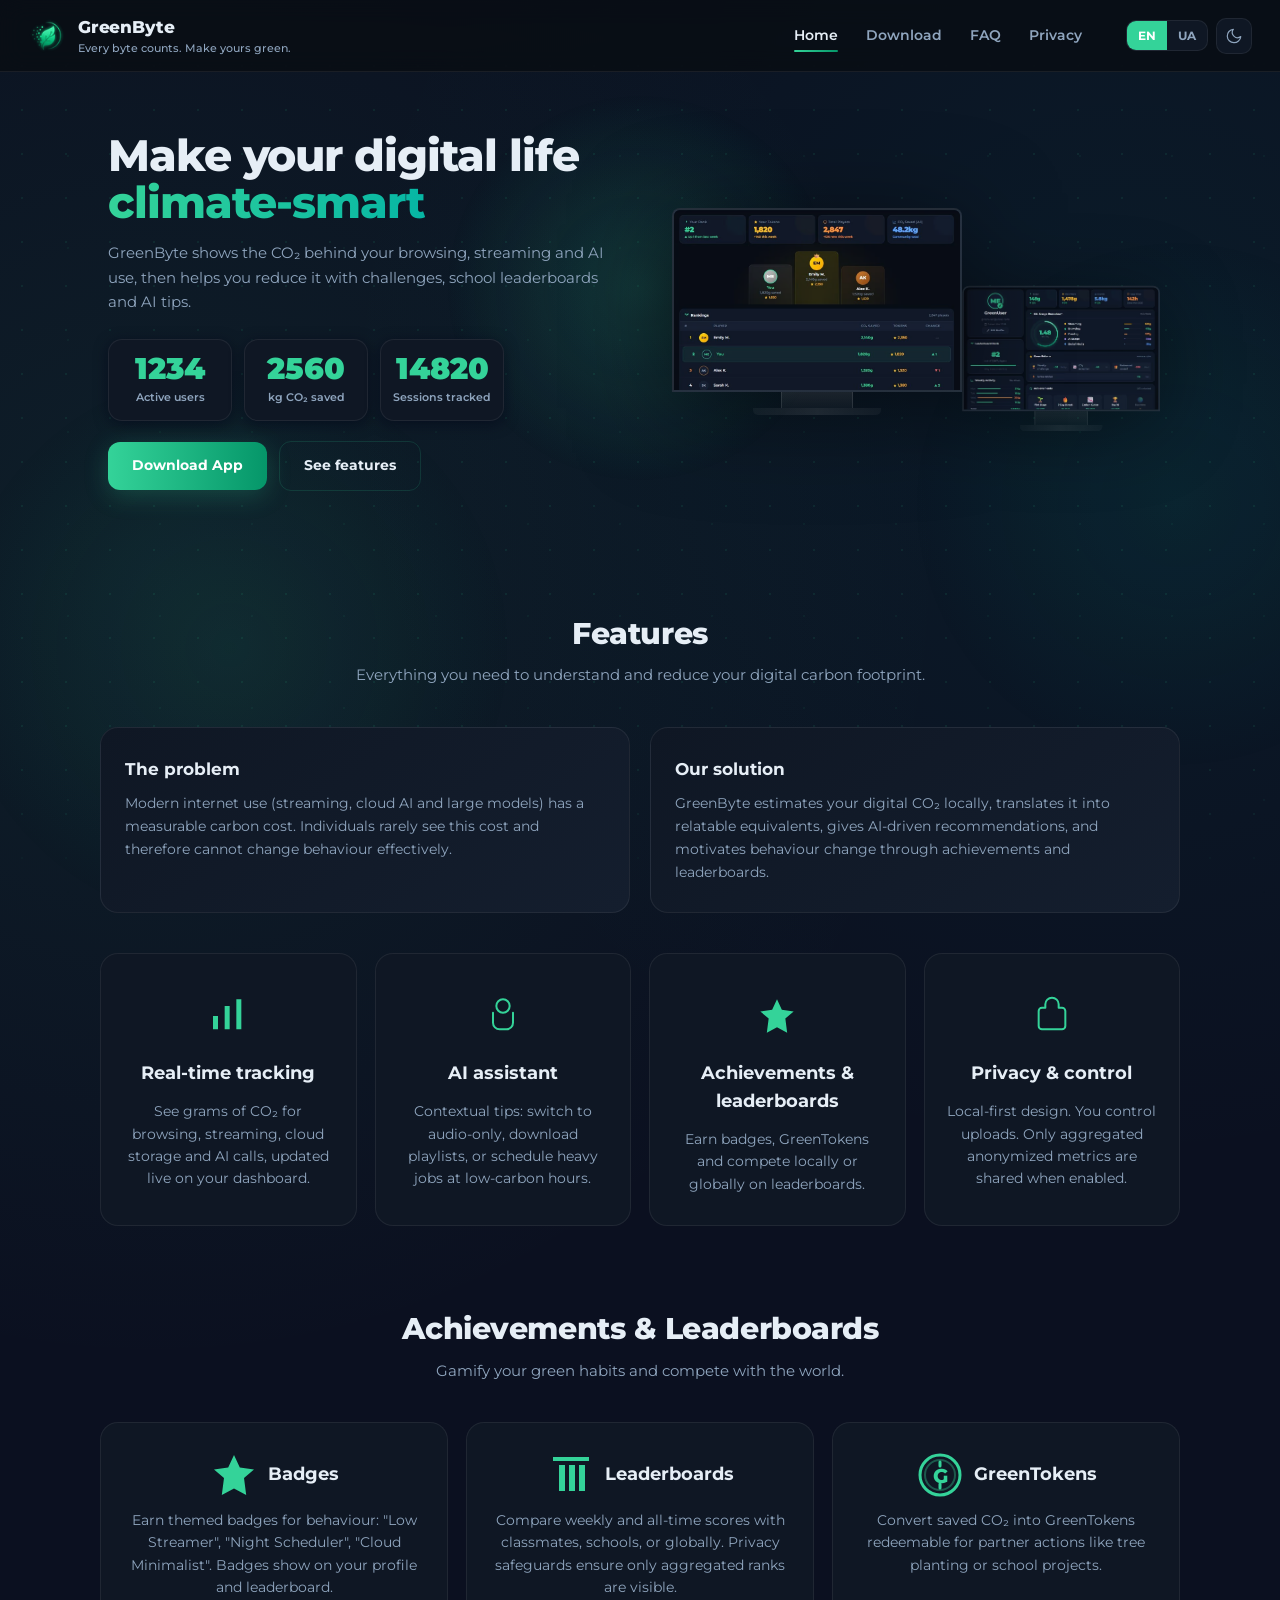
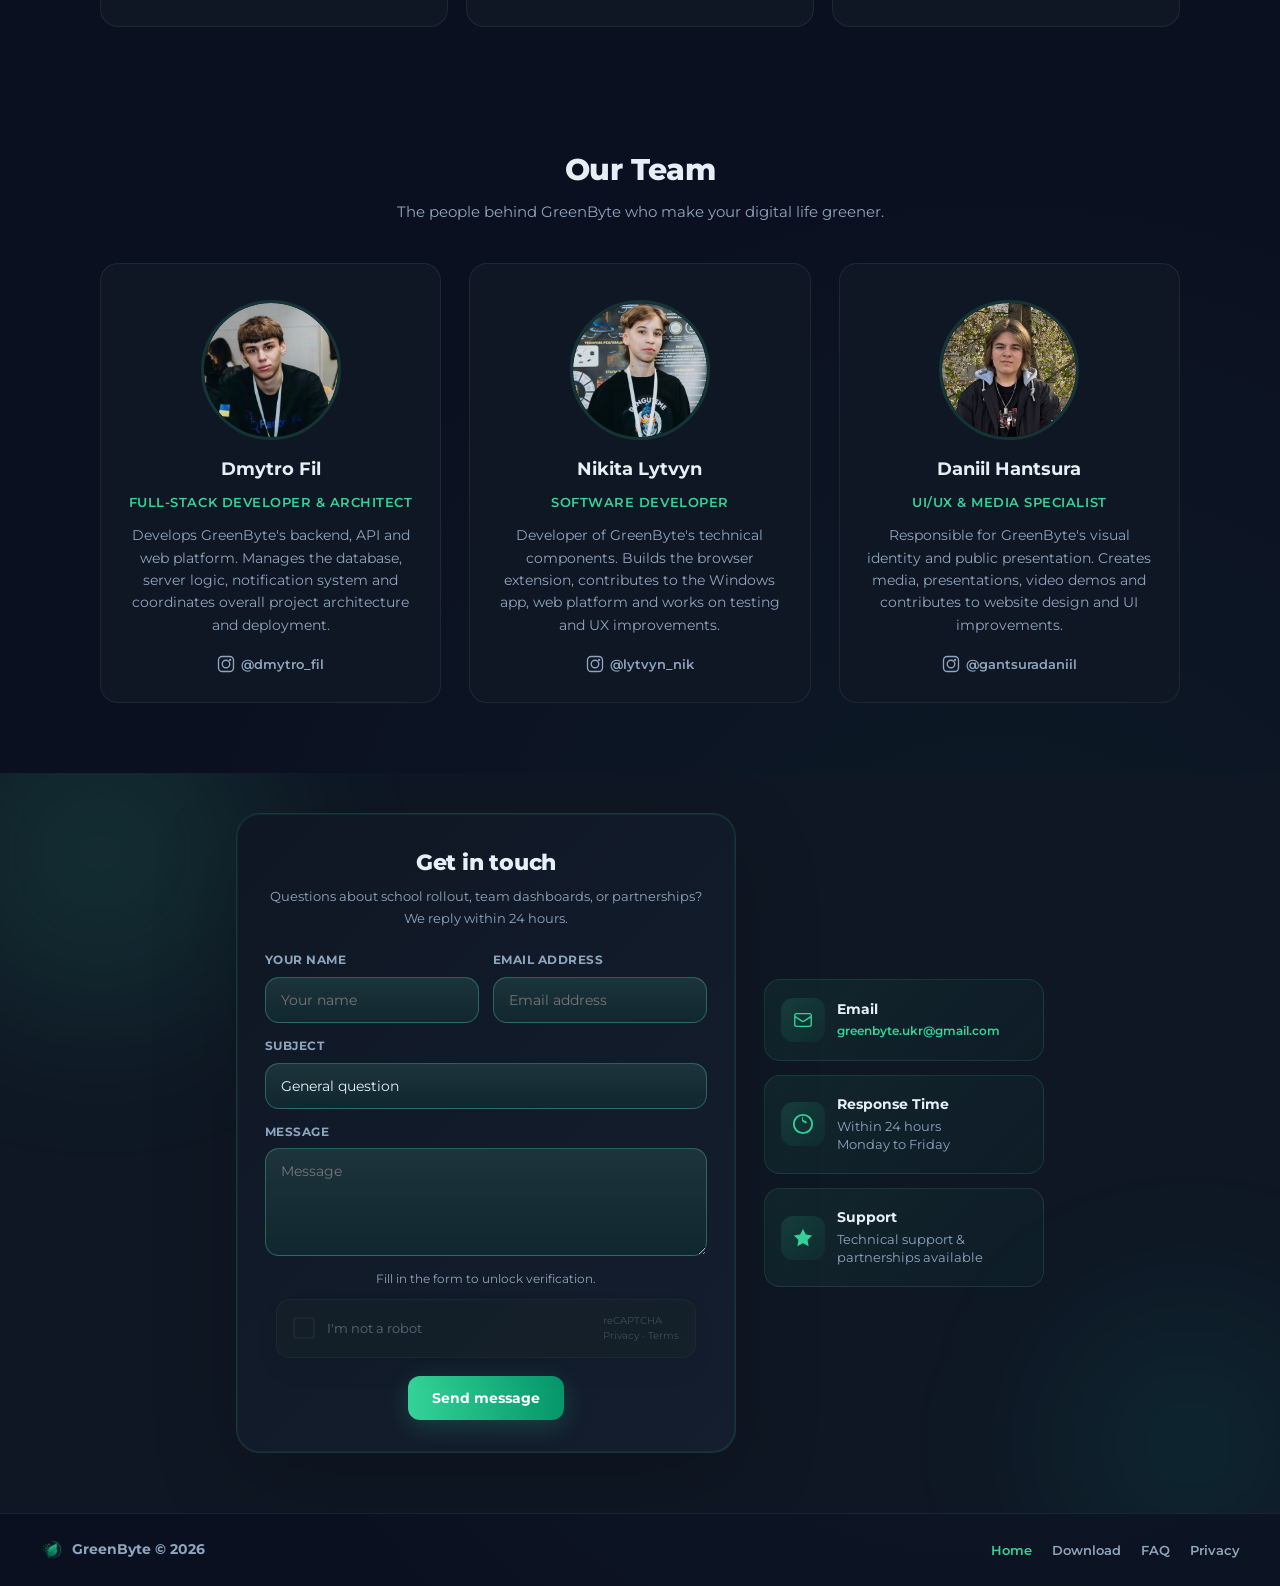
<file: index.html>
<!doctype html>
<html lang="en">
<head>
  <script async src="https://www.googletagmanager.com/gtag/js?id=G-378WYDT7HL"></script>
  <script>window.dataLayer=window.dataLayer||[];function gtag(){dataLayer.push(arguments);}gtag('js',new Date());gtag('config','G-378WYDT7HL');</script>
  <meta charset="utf-8">
  <meta name="viewport" content="width=device-width,initial-scale=1,maximum-scale=1,user-scalable=no">
  <title>GreenByte | Digital Carbon Tracker</title>
  <meta name="description" content="GreenByte tracks your digital carbon footprint in real time – monitor CO₂ from browsing, streaming, AI hours, earn badges and compete on leaderboards.">
  <meta name="robots" content="index, follow">
  <link rel="canonical" href="https://greenbyte.live/">
  <link rel="alternate" hreflang="en" href="https://greenbyte.live/">
  <link rel="alternate" hreflang="uk" href="https://greenbyte.live/?lang=uk">
  <link rel="alternate" hreflang="x-default" href="https://greenbyte.live/">
  <meta property="og:title" content="GreenByte | Digital Carbon Tracker">
  <meta property="og:description" content="GreenByte tracks your digital carbon footprint in real time – monitor CO₂ from browsing, streaming, AI hours, earn badges and compete on leaderboards.">
  <meta property="og:image" content="https://greenbyte.live/assets/icons/icon128.png">
  <meta property="og:url" content="https://greenbyte.live/">
  <meta property="og:type" content="website">
  <meta property="og:site_name" content="GreenByte">
  <meta name="twitter:card" content="summary">
  <meta name="twitter:title" content="GreenByte | Digital Carbon Tracker">
  <meta name="twitter:description" content="GreenByte tracks your digital carbon footprint in real time – monitor CO₂ from browsing, streaming, AI hours, earn badges and compete on leaderboards.">
  <meta name="twitter:image" content="https://greenbyte.live/assets/icons/icon128.png">
  <link href="https://fonts.googleapis.com/css2?family=Montserrat:wght@400;600;700;800&display=swap" rel="stylesheet">
  <link rel="stylesheet" href="styles.css">
  <meta name="theme-color" content="#0b1020">
  <link rel="icon" type="image/png" href="assets/icons/logo.png">
  <script type="application/ld+json">
  {
    "@context": "https://schema.org",
    "@type": "WebSite",
    "url": "https://greenbyte.live/",
    "name": "GreenByte",
    "description": "Digital carbon footprint tracker with real-time monitoring, AI tips, achievements and leaderboards.",
    "publisher": {
      "@type": "Organization",
      "name": "GreenByte",
      "url": "https://greenbyte.live/",
      "logo": {
        "@type": "ImageObject",
        "url": "https://greenbyte.live/assets/icons/icon128.png"
      }
    }
  }
  </script>
  <script>
    (function(){
      var t=localStorage.getItem('gb-theme');
      if(t==='light') document.documentElement.classList.add('light');
    })();
  </script>
</head>
<body>

  <div class="mobile-nav-backdrop" id="mobileNavBackdrop" aria-hidden="true"></div>
  <nav class="mobile-nav" id="mobileNav" aria-label="Mobile navigation">
    <button class="mobile-nav-close" id="mobileNavClose" aria-label="Close menu">✕</button>
    <a href="index.html" data-i18n="nav_home" class="active">Home</a>
    <a href="download.html" data-i18n="nav_download">Download</a>
    <a href="faq.html" data-i18n="nav_faq">FAQ</a>
    <a href="privacy.html" data-i18n="nav_privacy">Privacy</a>
    <div class="mobile-nav-email">
      <a href="mailto:greenbyte.ukr@gmail.com">
        <svg width="16" height="16" viewBox="0 0 24 24" fill="none"><path d="M3 8l7.89 5.26a2 2 0 002.22 0L21 8M5 19h14a2 2 0 002-2V7a2 2 0 00-2-2H5a2 2 0 00-2 2v10a2 2 0 002 2z" stroke="currentColor" stroke-width="1.5" stroke-linecap="round" stroke-linejoin="round"/></svg>
        greenbyte.ukr@gmail.com
      </a>
    </div>
    <div class="mobile-nav-tools">
      <div class="lang-toggle">
        <button data-lang="en" class="lang-btn active">EN</button>
        <button data-lang="uk" class="lang-btn">UA</button>
      </div>
      <button class="theme-toggle" aria-label="Toggle theme"></button>
    </div>
  </nav>

  <header class="site-header">
    <div class="brand">
      <a href="index.html" class="brand-link">
        <img src="assets/icons/icon48.png" alt="GreenByte" class="logo">
      </a>
      <div class="brand-text">
        <a href="index.html" class="brand-link">
          <span class="brand-title" data-i18n="title">GreenByte</span>
        </a>
        <p class="tagline" data-i18n="tagline">Every byte counts. Make yours green.</p>
      </div>
    </div>

    <nav class="site-nav">
      <a href="index.html" data-i18n="nav_home" class="active">Home</a>
      <a href="download.html" data-i18n="nav_download">Download</a>
      <a href="faq.html" data-i18n="nav_faq">FAQ</a>
      <a href="privacy.html" data-i18n="nav_privacy">Privacy</a>
    </nav>

    <div class="header-actions">
      <div class="lang-toggle">
        <button data-lang="en" class="lang-btn active">EN</button>
        <button data-lang="uk" class="lang-btn">UA</button>
      </div>
      <button class="theme-toggle" aria-label="Toggle theme"></button>
      <button class="burger" id="burger" aria-label="Open menu">
        <span class="burger-line"></span>
        <span class="burger-line"></span>
        <span class="burger-line"></span>
      </button>
    </div>
  </header>

  <main style="flex:1">
    <section class="hero">
      <div class="hero-inner">
        <h1 class="hero-title" data-i18n-html="hero_title">Make your digital life <br><span class="highlight">climate-smart</span></h1>
        <p class="lead" data-i18n="hero_lead">GreenByte shows the CO₂ behind your browsing, streaming and AI use, then helps you reduce it with challenges, school leaderboards and AI tips.</p>
        <div class="hero-stats reveal">
          <div class="stat">
            <div class="stat-value" id="usersCount">1234</div>
            <div class="stat-label" data-i18n="stat_users">Active users</div>
          </div>
          <div class="stat">
            <div class="stat-value" id="co2Saved">2560</div>
            <div class="stat-label" data-i18n="stat_co2">kg CO₂ saved</div>
          </div>
          <div class="stat">
            <div class="stat-value" id="sessions">14820</div>
            <div class="stat-label" data-i18n="stat_sessions">Sessions tracked</div>
          </div>
        </div>
        <div class="ctas reveal">
          <a class="btn primary" href="download.html" data-i18n="cta_download">Download App</a>
          <a class="btn ghost" href="#features" data-i18n="cta_features">See features</a>
        </div>
      </div>

      <figure class="mockup reveal">
        <div class="pc-mockup-wrap">
          <div class="monitor monitor-main">
            <div class="monitor-screen" id="mainScreen">
              <img src="assets/images/leaderboard.avif" alt="GreenByte Leaderboard" class="screen-img">
            </div>
            <div class="monitor-base"></div>
            <div class="monitor-foot"></div>
          </div>
          <div class="monitor monitor-secondary">
            <div class="monitor-screen" id="secondScreen">
              <img src="assets/images/dashboard.avif" alt="GreenByte Dashboard" class="screen-img">
            </div>
            <div class="monitor-base"></div>
            <div class="monitor-foot"></div>
          </div>
        </div>
      </figure>
    </section>

    <section id="features" class="features reveal">
      <h2 class="section-heading" data-i18n="features_title">Features</h2>
      <p class="section-sub" data-i18n="features_sub">Everything you need to understand and reduce your digital carbon footprint.</p>

      <div class="problem-solution">
        <div class="problem">
          <h4 data-i18n="problem_title">The problem</h4>
          <p data-i18n="problem_body">Modern internet use (streaming, cloud AI and large models) has a measurable carbon cost. Individuals rarely see this cost and therefore cannot change behaviour effectively.</p>
        </div>
        <div class="solution">
          <h4 data-i18n="solution_title">Our solution</h4>
          <p data-i18n="solution_body">GreenByte estimates your digital CO₂ locally, translates it into relatable equivalents, gives AI-driven recommendations, and motivates behaviour change through achievements and leaderboards.</p>
        </div>
      </div>

      <div class="features-grid">
        <article class="feature reveal">
          <div class="icon"><svg width="28" height="28" viewBox="0 0 24 24" fill="none"><path d="M3 12h3v8H3zM10 6h3v14h-3zM17 2h3v18h-3z" fill="currentColor"/></svg></div>
          <h4 data-i18n="f_realtime">Real‑time tracking</h4>
          <p data-i18n="f_realtime_desc">Precise, local estimates of CO₂ for browsing, streaming and AI usage; no history leaves your device unless you opt in.</p>
        </article>
        <article class="feature reveal">
          <div class="icon"><svg width="28" height="28" viewBox="0 0 24 24" fill="none"><path d="M12 2a4 4 0 100 8 4 4 0 000-8zm6 8v6a4 4 0 01-4 4H10a4 4 0 01-4-4v-6" stroke="currentColor" stroke-width="1.2" stroke-linecap="round" stroke-linejoin="round"/></svg></div>
          <h4 data-i18n="f_ai">AI assistant</h4>
          <p data-i18n="f_ai_desc">Contextual tips: e.g., switch to audio-only, download playlists, or schedule heavy jobs at low-carbon hours.</p>
        </article>
        <article class="feature reveal">
          <div class="icon"><svg width="28" height="28" viewBox="0 0 24 24" fill="none"><path d="M12 2l2.9 6.3L22 9.3l-5 4.2L18.1 22 12 18.8 5.9 22 7 13.5 2 9.3l7.1-1L12 2z" fill="currentColor"/></svg></div>
          <h4 data-i18n="f_achieve">Achievements & leaderboards</h4>
          <p data-i18n="f_achieve_desc">Earn badges, compare with classmates, and unlock tasks that reduce your footprint. Both local and global leaderboards supported.</p>
        </article>
        <article class="feature reveal">
          <div class="icon"><svg width="28" height="28" viewBox="0 0 24 24" fill="none"><path d="M12 1a4 4 0 00-4 4v2H6a2 2 0 00-2 2v9a2 2 0 002 2h12a2 2 0 002-2V9a2 2 0 00-2-2h-2V5a4 4 0 00-4-4z" stroke="currentColor" stroke-width="1.2" stroke-linecap="round" stroke-linejoin="round"/></svg></div>
          <h4 data-i18n="f_privacy">Privacy & control</h4>
          <p data-i18n="f_privacy_desc">Local-first design. You control uploads. Only aggregated anonymized metrics are shared when enabled.</p>
        </article>
      </div>
    </section>

    <section class="achievements reveal" id="achievements">
      <h2 class="section-heading" data-i18n="ach_title">Achievements & Leaderboards</h2>
      <p class="section-sub" data-i18n="ach_sub">Gamify your green habits and compete with the world.</p>
      <div class="ach-grid">
        <div class="ach-item reveal">
          <div class="ach-head">
            <svg width="40" height="40" viewBox="0 0 24 24"><path d="M12 2l2.9 6.3L22 9.3l-5 4.2L18.1 22 12 18.8 5.9 22 7 13.5 2 9.3l7.1-1L12 2z" fill="currentColor"/></svg>
            <h4 data-i18n="ach_badges_title">Badges</h4>
          </div>
          <p data-i18n="ach_badges_desc">Earn themed badges for behaviour: "Low Streamer", "Night Scheduler", "Cloud Minimalist". Badges show on your profile and leaderboard.</p>
        </div>
        <div class="ach-item reveal">
          <div class="ach-head">
            <svg width="40" height="40" viewBox="0 0 24 24"><path d="M3 3h18v2H3zM6 7h3v13H6zM11 7h3v13h-3zM16 7h3v13h-3z" fill="currentColor"/></svg>
            <h4 data-i18n="ach_leaderboards_title">Leaderboards</h4>
          </div>
          <p data-i18n="ach_leaderboards_desc">Compare weekly and all-time scores with classmates, schools, or globally. Privacy safeguards ensure only aggregated ranks are visible.</p>
        </div>
        <div class="ach-item reveal">
          <div class="ach-head">
            <svg width="40" height="40" viewBox="0 0 24 24" fill="none"><circle cx="12" cy="12" r="10" stroke="currentColor" stroke-width="1.5"/><circle cx="12" cy="12" r="7.5" stroke="currentColor" stroke-width="1" opacity=".35"/><path d="M12 5.5v2M12 16.5v2" stroke="currentColor" stroke-width="1.5" stroke-linecap="round"/><text x="12" y="15.8" text-anchor="middle" fill="currentColor" font-size="10" font-weight="800" font-family="Montserrat,sans-serif">G</text></svg>
            <h4 data-i18n="ach_tokens_title">GreenTokens</h4>
          </div>
          <p data-i18n="ach_tokens_desc">Convert saved CO₂ into GreenTokens redeemable for partner actions like tree planting or school projects.</p>
        </div>
      </div>
    </section>

    <section class="team-section reveal" id="team">
      <h2 class="section-heading" data-i18n="team_title">Our Team</h2>
      <p class="section-sub" data-i18n="team_sub">The people behind GreenByte who make your digital life greener.</p>
      <div class="team-grid">
        <div class="team-card reveal">
          <div class="team-avatar">
            <img src="assets/team/team1.avif" alt="Dmytro Fil">
          </div>
          <h4 class="team-name" data-i18n="team_name1">Dmytro Fil</h4>
          <p class="team-role" data-i18n="team_role1">Full-Stack Developer & Architect</p>
          <p class="team-bio" data-i18n="team_bio1">Develops GreenByte's backend, API and web platform. Manages the database, server logic, notification system and coordinates overall project architecture and deployment.</p>
          <a class="team-insta" href="https://www.instagram.com/dmytro_fil" target="_blank" rel="noopener">
            <svg width="18" height="18" viewBox="0 0 24 24" fill="none"><rect x="2" y="2" width="20" height="20" rx="5" stroke="currentColor" stroke-width="1.8"/><circle cx="12" cy="12" r="5" stroke="currentColor" stroke-width="1.8"/><circle cx="17.5" cy="6.5" r="1.5" fill="currentColor"/></svg>
            <span>@dmytro_fil</span>
          </a>
        </div>
        <div class="team-card reveal">
          <div class="team-avatar">
            <img src="assets/team/team2.avif" alt="Nikita Lytvyn">
          </div>
          <h4 class="team-name" data-i18n="team_name2">Nikita Lytvyn</h4>
          <p class="team-role" data-i18n="team_role2">Software Developer</p>
          <p class="team-bio" data-i18n="team_bio2">Developer of GreenByte's technical components. Builds the browser extension, contributes to the Windows app, web platform and works on testing and UX improvements.</p>
          <a class="team-insta" href="https://www.instagram.com/lytvyn_nik" target="_blank" rel="noopener">
            <svg width="18" height="18" viewBox="0 0 24 24" fill="none"><rect x="2" y="2" width="20" height="20" rx="5" stroke="currentColor" stroke-width="1.8"/><circle cx="12" cy="12" r="5" stroke="currentColor" stroke-width="1.8"/><circle cx="17.5" cy="6.5" r="1.5" fill="currentColor"/></svg>
            <span>@lytvyn_nik</span>
          </a>
        </div>
        <div class="team-card reveal">
          <div class="team-avatar">
            <img src="assets/team/team3.avif" alt="Daniil Hantsura">
          </div>
          <h4 class="team-name" data-i18n="team_name3">Daniil Hantsura</h4>
          <p class="team-role" data-i18n="team_role3">UI/UX & Media Specialist</p>
          <p class="team-bio" data-i18n="team_bio3">Responsible for GreenByte's visual identity and public presentation. Creates media, presentations, video demos and contributes to website design and UI improvements.</p>
          <a class="team-insta" href="https://www.instagram.com/gantsuradaniil" target="_blank" rel="noopener">
            <svg width="18" height="18" viewBox="0 0 24 24" fill="none"><rect x="2" y="2" width="20" height="20" rx="5" stroke="currentColor" stroke-width="1.8"/><circle cx="12" cy="12" r="5" stroke="currentColor" stroke-width="1.8"/><circle cx="17.5" cy="6.5" r="1.5" fill="currentColor"/></svg>
            <span>@gantsuradaniil</span>
          </a>
        </div>
      </div>
    </section>

    <div class="contact-wave contact-wave-top" aria-hidden="true">
      <svg viewBox="0 0 1440 48" preserveAspectRatio="none">
        <path d="M0,20 C240,44 480,4 720,22 C960,40 1200,8 1440,26 L1440,48 L0,48 Z" fill="var(--surface)"/>
      </svg>
    </div>

    <section class="contact-section" id="contact">
      <div class="contact-wrapper reveal">
        <div class="contact-box">
          <div class="contact-box-header" id="contactBoxHeader">
            <h2 data-i18n="contact_title">Get in touch</h2>
            <p class="lead" data-i18n="contact_sub">Questions about school rollout, team dashboards, or partnerships? We reply within 24 hours.</p>
          </div>

          <div class="contact-form-wrap" id="contactFormWrap">
          <form id="contactForm" class="contact-form" action="https://formsubmit.co/greenbyte.ukr@gmail.com" method="POST" novalidate>
            <input type="hidden" name="_subject" value="GreenByte website contact">
            <input type="hidden" name="_template" value="table">
            <input type="hidden" name="_captcha" value="false">
            <input type="text" name="_honey" tabindex="-1" autocomplete="off" aria-hidden="true" class="form-honey">
            <div class="form-group">
              <label data-i18n="contact_name">Your name</label>
              <input type="text" name="name" data-i18n="contact_name" placeholder="Your name" required>
            </div>
            <div class="form-group">
              <label data-i18n="contact_email">Email address</label>
              <input type="email" name="email" data-i18n="contact_email" placeholder="Email address" required>
            </div>
            <div class="form-group full">
              <label data-i18n="contact_subject">Subject</label>
              <select id="contactSubject" name="subject" required>
                <option value="1">General question</option>
                <option value="2">School deployment</option>
                <option value="3">School analytics</option>
                <option value="4">Bug report</option>
                <option value="5">Partnership</option>
              </select>
            </div>
            <div class="form-group full">
              <label data-i18n="contact_message">Message</label>
              <textarea name="message" data-i18n="contact_message" placeholder="Message" required></textarea>
            </div>

            <div class="captcha-row locked" id="captchaRow">
              <div class="captcha-hint" id="captchaHint" data-i18n="contact_captcha_hint">Fill in the form to unlock verification.</div>
              <div class="captcha-box">
                <div class="captcha-check" id="captchaCheck" role="checkbox" aria-checked="false"></div>
                <span class="captcha-label" data-i18n="contact_not_robot">I'm not a robot</span>
                <span class="captcha-logo" data-i18n-html="contact_captcha_brand">reCAPTCHA<br>Privacy · Terms</span>
              </div>
            </div>

            <div class="form-submit-row">
              <button type="submit" class="btn primary" data-i18n="contact_send">Send message</button>
            </div>
          </form>
          </div>

          <div class="form-success-panel" id="formSuccessPanel" aria-live="polite" hidden>
            <div class="success-ring">
              <svg width="44" height="44" viewBox="0 0 24 24" fill="none"><path d="M6 12l4 4 8-8" stroke="#fff" stroke-width="2.5" stroke-linecap="round" stroke-linejoin="round"/></svg>
            </div>
            <h4 data-i18n="contact_success_title">Message sent!</h4>
            <p data-i18n="contact_success">We will get back to you within 24 hours.</p>
          </div>
        </div>

        <div class="contact-info">
          <div class="info-card">
            <div class="info-icon">
              <svg width="28" height="28" viewBox="0 0 24 24" fill="none"><path d="M3 8l7.89 5.26a2 2 0 002.22 0L21 8M5 19h14a2 2 0 002-2V7a2 2 0 00-2-2H5a2 2 0 00-2 2v10a2 2 0 002 2z" stroke="currentColor" stroke-width="1.5" stroke-linecap="round" stroke-linejoin="round"/></svg>
            </div>
            <div class="info-card-body">
            <h4 data-i18n="contact_info_email">Email</h4>
            <p><a href="mailto:greenbyte.ukr@gmail.com">greenbyte.ukr@gmail.com</a></p>
            </div>
          </div>

          <div class="info-card">
            <div class="info-icon">
              <svg width="28" height="28" viewBox="0 0 24 24" fill="none"><path d="M12 1a11 11 0 1 0 0 22 11 11 0 0 0 0-22zm0 20a9 9 0 1 1 0-18 9 9 0 0 1 0 18zm0-17a1 1 0 0 0-1 1v4l3.3 1.9a1 1 0 1 0 1.1-1.6l-3.4-2V5a1 1 0 0 0-1-1z" fill="currentColor"/></svg>
            </div>
            <div class="info-card-body">
            <h4 data-i18n="contact_info_response">Response Time</h4>
            <p data-i18n-html="contact_info_response_desc">Within 24 hours<br>Monday to Friday</p>
            </div>
          </div>

          <div class="info-card">
            <div class="info-icon">
              <svg width="28" height="28" viewBox="0 0 24 24" fill="none"><path d="M12 2l3.09 6.26L22 9.27l-5 4.87 1.18 6.88L12 17.77l-6.18 3.25L7 14.14 2 9.27l6.91-1.01L12 2z" fill="currentColor"/></svg>
            </div>
            <div class="info-card-body">
            <h4 data-i18n="contact_info_support">Support</h4>
            <p data-i18n-html="contact_info_support_desc">Technical support &<br>partnerships available</p>
            </div>
          </div>
        </div>
      </div>
    </section>

    <div class="contact-wave contact-wave-bottom" aria-hidden="true">
      <svg viewBox="0 0 1440 100" preserveAspectRatio="none">
        <rect width="1440" height="100" fill="var(--surface)"/>
        <path d="M0,34 C248,84 438,22 662,48 C872,72 1038,116 1440,42 L1440,100 L0,100 Z" fill="var(--bg)"/>
      </svg>
    </div>
  </main>

  <footer class="site-footer">
    <div class="footer-brand">
      <img src="assets/icons/icon48.png" alt="GreenByte">
      GreenByte © 2026
    </div>
    <div class="footer-links">
      <a href="index.html" data-i18n="nav_home" class="active">Home</a>
      <a href="download.html" data-i18n="nav_download">Download</a>
      <a href="faq.html" data-i18n="nav_faq">FAQ</a>
      <a href="privacy.html" data-i18n="nav_privacy">Privacy</a>
    </div>
  </footer>

  <script src="script.js"></script>
  <!-- BEGIN PLERDY CODE -->
  <script type="text/javascript" defer data-plerdy_code='1'>
      var _protocol="https:"==document.location.protocol?"https://":"http://";
      _site_hash_code = "6bb2a6c4137db61109142fdfe378e7f9",_suid=77979, plerdyScript=document.createElement("script");
      plerdyScript.setAttribute("defer",""),plerdyScript.dataset.plerdymainscript="plerdymainscript",
      plerdyScript.src="https://a.plerdy.com/public/js/click/main.js?v="+Math.random();
      var plerdymainscript=document.querySelector("[data-plerdymainscript='plerdymainscript']");
      plerdymainscript&&plerdymainscript.parentNode.removeChild(plerdymainscript);
      try{document.head.appendChild(plerdyScript)}catch(t){console.log(t,"unable add script tag")}
  </script>
  <!-- END PLERDY CODE -->
</body>
</html>
</file>
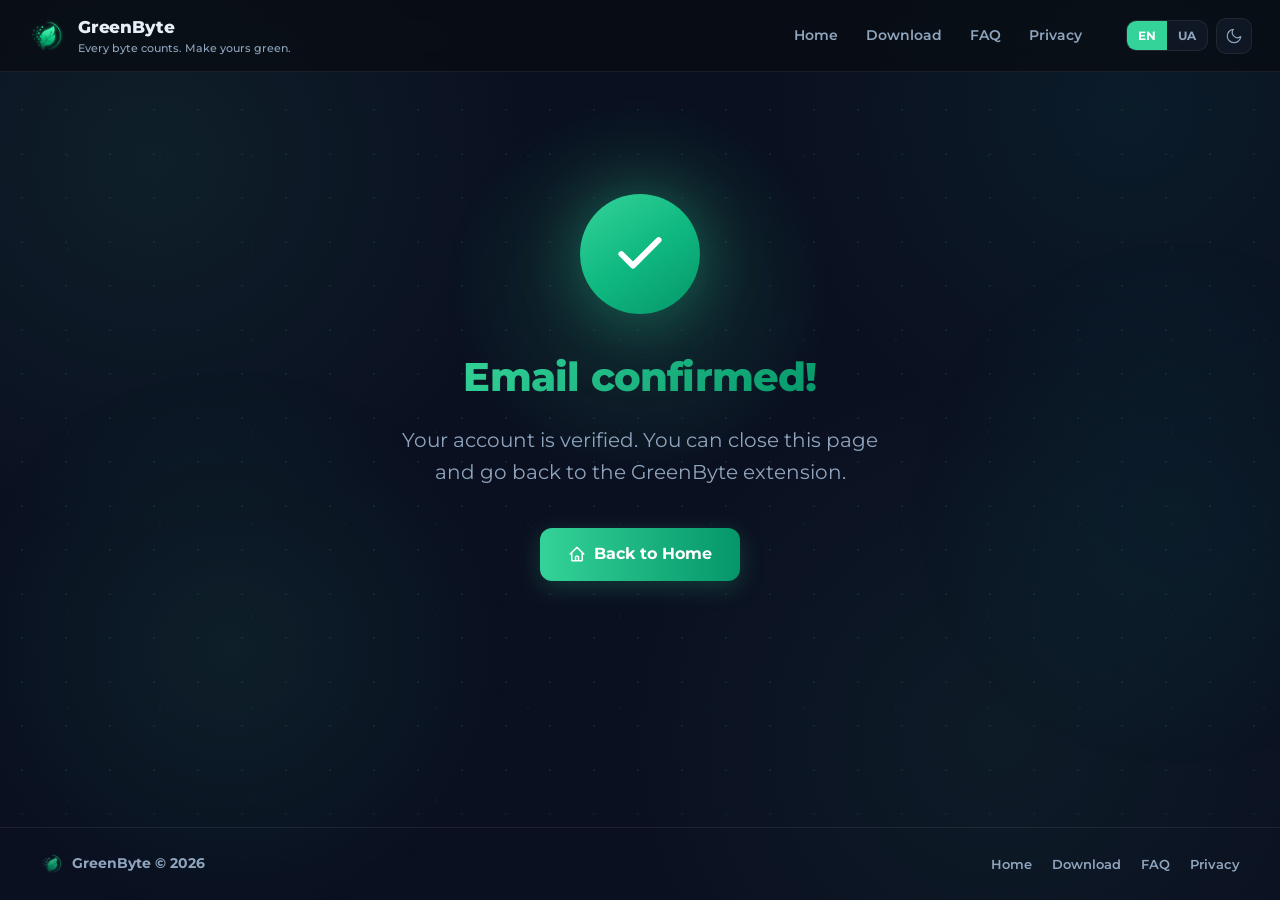
<file: confirmed.html>
<!doctype html>
<html lang="en">
<head>
  <script async src="https://www.googletagmanager.com/gtag/js?id=G-378WYDT7HL"></script>
  <script>window.dataLayer=window.dataLayer||[];function gtag(){dataLayer.push(arguments);}gtag('js',new Date());gtag('config','G-378WYDT7HL');</script>
  <meta charset="utf-8">
  <meta name="viewport" content="width=device-width,initial-scale=1,maximum-scale=1,user-scalable=no">
  <title>Email Confirmed | GreenByte</title>
  <meta name="robots" content="noindex, nofollow">
  <link href="https://fonts.googleapis.com/css2?family=Montserrat:wght@400;600;700;800&display=swap" rel="stylesheet">
  <link rel="stylesheet" href="/styles.css">
  <link rel="icon" type="image/png" href="/assets/icons/logo.png">
  <script>
    (function(){
      var t=localStorage.getItem('gb-theme');
      if(t==='light') document.documentElement.classList.add('light');
    })();
  </script>
  <style>
    .confirmed-hero{min-height:70vh;display:flex;flex-direction:column;align-items:center;justify-content:center;text-align:center;padding:60px 20px}
    .confirmed-circle{width:120px;height:120px;border-radius:50%;background:linear-gradient(145deg,#34D399,#10b981,#059669);display:flex;align-items:center;justify-content:center;box-shadow:0 0 60px rgba(52,211,153,.3),0 0 120px rgba(52,211,153,.12);animation:confirmedPop .6s cubic-bezier(.16,1,.3,1) .15s both}
    .confirmed-circle svg{width:56px;height:56px}
    .confirmed-title{font-size:clamp(28px,5vw,40px);font-weight:800;margin:32px 0 0;background:linear-gradient(135deg,var(--accent),var(--accent2));-webkit-background-clip:text;-webkit-text-fill-color:transparent}
    .confirmed-sub{font-size:clamp(16px,2.5vw,20px);color:var(--muted);margin:16px 0 40px;max-width:480px;line-height:1.6}
    @keyframes confirmedPop{from{transform:scale(0) rotate(-10deg);opacity:0}60%{transform:scale(1.08) rotate(2deg)}to{transform:scale(1) rotate(0);opacity:1}}
    @keyframes fadeUp{from{opacity:0;transform:translateY(20px)}to{opacity:1;transform:translateY(0)}}
    .confirmed-title,.confirmed-sub,.confirmed-btn{animation:fadeUp .5s ease both}
    .confirmed-title{animation-delay:.3s}
    .confirmed-sub{animation-delay:.45s}
    .confirmed-btn{animation-delay:.6s}
  </style>
</head>
<body>

  <div class="mobile-nav-backdrop" id="mobileNavBackdrop" aria-hidden="true"></div>
  <nav class="mobile-nav" id="mobileNav">
    <button class="mobile-nav-close" id="mobileNavClose">&#10005;</button>
    <a href="index.html" data-i18n="nav_home">Home</a>
    <a href="download.html" data-i18n="nav_download">Download</a>
    <a href="faq.html" data-i18n="nav_faq">FAQ</a>
    <a href="privacy.html" data-i18n="nav_privacy">Privacy</a>
    <div class="mobile-nav-email">
      <a href="mailto:greenbyte.ukr@gmail.com">
        <svg width="16" height="16" viewBox="0 0 24 24" fill="none"><path d="M3 8l7.89 5.26a2 2 0 002.22 0L21 8M5 19h14a2 2 0 002-2V7a2 2 0 00-2-2H5a2 2 0 00-2 2v10a2 2 0 002 2z" stroke="currentColor" stroke-width="1.5" stroke-linecap="round" stroke-linejoin="round"/></svg>
        greenbyte.ukr@gmail.com
      </a>
    </div>
    <div class="mobile-nav-tools">
      <div class="lang-toggle">
        <button data-lang="en" class="lang-btn active">EN</button>
        <button data-lang="uk" class="lang-btn">UA</button>
      </div>
      <button class="theme-toggle" aria-label="Toggle theme"></button>
    </div>
  </nav>

  <header class="site-header">
    <div class="brand">
      <a href="index.html" class="brand-link"><img src="/assets/icons/icon48.png" alt="GreenByte" class="logo"></a>
      <div class="brand-text">
        <a href="index.html" class="brand-link"><span class="brand-title" data-i18n="title">GreenByte</span></a>
        <p class="tagline" data-i18n="tagline">Every byte counts. Make yours green.</p>
      </div>
    </div>
    <nav class="site-nav">
      <a href="index.html" data-i18n="nav_home">Home</a>
      <a href="download.html" data-i18n="nav_download">Download</a>
      <a href="faq.html" data-i18n="nav_faq">FAQ</a>
      <a href="privacy.html" data-i18n="nav_privacy">Privacy</a>
    </nav>
    <div class="header-actions">
      <div class="lang-toggle">
        <button data-lang="en" class="lang-btn active">EN</button>
        <button data-lang="uk" class="lang-btn">UA</button>
      </div>
      <button class="theme-toggle" aria-label="Toggle theme"></button>
      <button class="burger" id="burger" aria-label="Open menu">
        <span class="burger-line"></span>
        <span class="burger-line"></span>
        <span class="burger-line"></span>
      </button>
    </div>
  </header>

  <main>
    <div class="confirmed-hero">
      <div class="confirmed-circle">
        <svg viewBox="0 0 24 24" fill="none" stroke="#fff" stroke-width="2.5" stroke-linecap="round" stroke-linejoin="round"><polyline points="20 6 9 17 4 12"/></svg>
      </div>
      <h1 class="confirmed-title" data-i18n="confirmed_title">Email confirmed!</h1>
      <p class="confirmed-sub" data-i18n="confirmed_sub">Your account is verified. You can close this page and go back to the GreenByte extension.</p>
      <a href="index.html" class="btn primary confirmed-btn" style="display:inline-flex;gap:8px;align-items:center;font-size:16px;padding:14px 28px">
        <svg width="18" height="18" viewBox="0 0 24 24" fill="none"><path d="M3 12l2-2m0 0l7-7 7 7M5 10v10a1 1 0 001 1h3m10-11l2 2m-2-2v10a1 1 0 01-1 1h-3m-4 0a1 1 0 01-1-1v-4a1 1 0 011-1h2a1 1 0 011 1v4a1 1 0 01-1 1h-2z" stroke="currentColor" stroke-width="2" stroke-linecap="round" stroke-linejoin="round"/></svg>
        <span data-i18n="confirmed_btn">Back to Home</span>
      </a>
    </div>
  </main>

  <footer class="site-footer">
    <div class="footer-brand">
      <img src="/assets/icons/icon48.png" alt="GreenByte">
      GreenByte &copy; 2026
    </div>
    <div class="footer-links">
      <a href="index.html" data-i18n="nav_home">Home</a>
      <a href="download.html" data-i18n="nav_download">Download</a>
      <a href="faq.html" data-i18n="nav_faq">FAQ</a>
      <a href="privacy.html" data-i18n="nav_privacy">Privacy</a>
    </div>
  </footer>

  <script src="/script.js"></script>
</body>
</html>
</file>
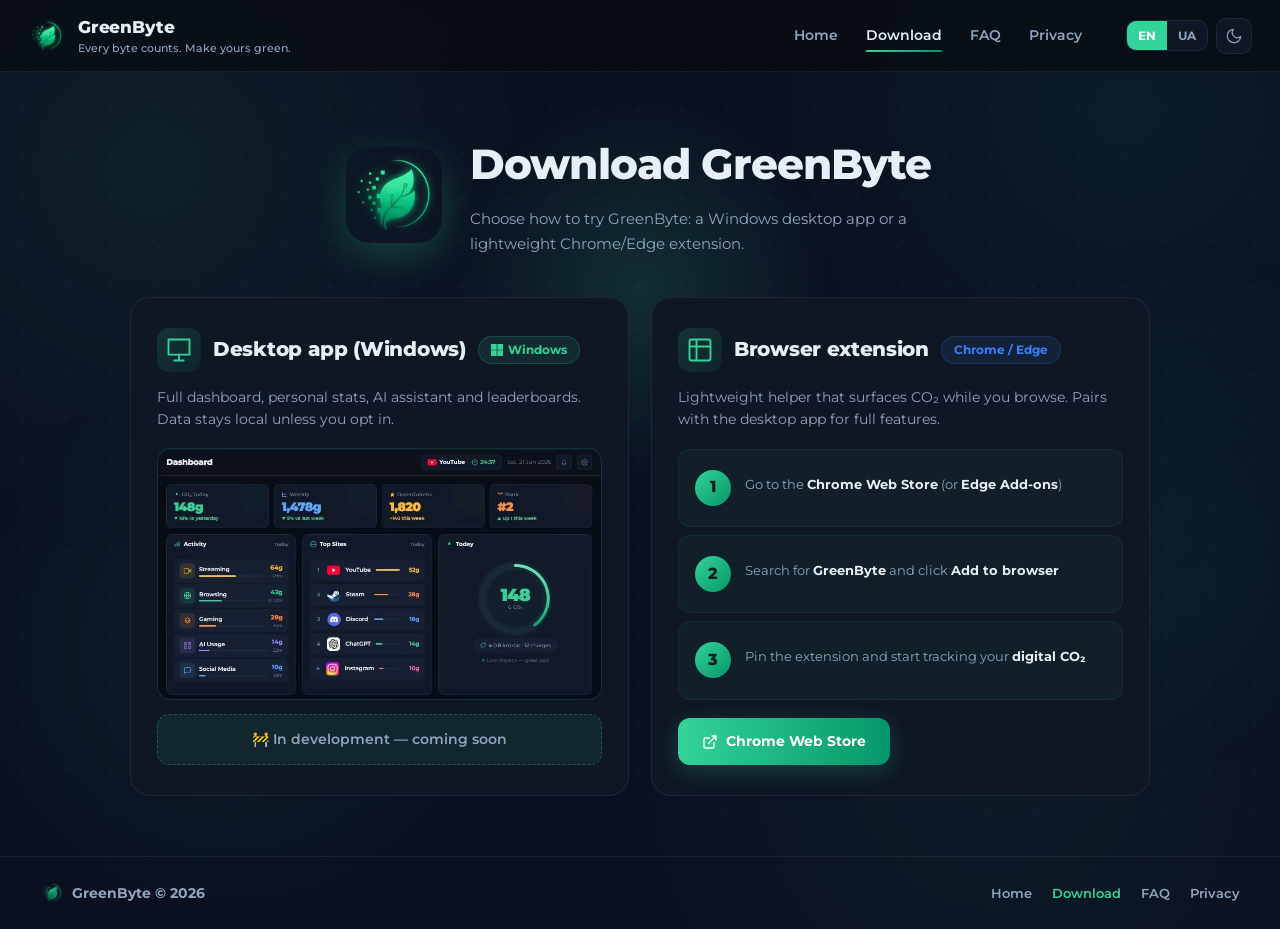
<file: download.html>
<!doctype html>
<html lang="en">
<head>
  <script async src="https://www.googletagmanager.com/gtag/js?id=G-378WYDT7HL"></script>
  <script>window.dataLayer=window.dataLayer||[];function gtag(){dataLayer.push(arguments);}gtag('js',new Date());gtag('config','G-378WYDT7HL');</script>
  <meta charset="utf-8">
  <meta name="viewport" content="width=device-width,initial-scale=1,maximum-scale=1,user-scalable=no">
  <title>Download GreenByte | Digital Carbon Tracker</title>
  <meta name="description" content="Download GreenByte for Windows or install the Chrome/Edge browser extension to start tracking your digital carbon footprint today.">
  <meta name="robots" content="index, follow">
  <link rel="canonical" href="https://greenbyte.live/download">
  <link rel="alternate" hreflang="en" href="https://greenbyte.live/download">
  <link rel="alternate" hreflang="uk" href="https://greenbyte.live/download?lang=uk">
  <link rel="alternate" hreflang="x-default" href="https://greenbyte.live/download">
  <meta property="og:title" content="Download GreenByte | Digital Carbon Tracker">
  <meta property="og:description" content="Download GreenByte for Windows or install the Chrome/Edge browser extension to start tracking your digital carbon footprint today.">
  <meta property="og:image" content="https://greenbyte.live/assets/icons/icon128.png">
  <meta property="og:url" content="https://greenbyte.live/download">
  <meta property="og:type" content="website">
  <meta property="og:site_name" content="GreenByte">
  <meta name="twitter:card" content="summary">
  <meta name="twitter:title" content="Download GreenByte | Digital Carbon Tracker">
  <meta name="twitter:description" content="Download GreenByte for Windows or install the Chrome/Edge browser extension to start tracking your digital carbon footprint today.">
  <meta name="twitter:image" content="https://greenbyte.live/assets/icons/icon128.png">
  <link href="https://fonts.googleapis.com/css2?family=Montserrat:wght@400;600;700;800&display=swap" rel="stylesheet">
  <link rel="stylesheet" href="styles.css">
  <link rel="icon" type="image/png" href="assets/icons/logo.png">
  <script type="application/ld+json">
  {
    "@context": "https://schema.org",
    "@type": "SoftwareApplication",
    "name": "GreenByte",
    "operatingSystem": "Windows, Chrome, Edge",
    "applicationCategory": "UtilitiesApplication",
    "description": "Digital carbon footprint tracker with real-time CO₂ monitoring, AI tips, achievements and leaderboards.",
    "offers": {
      "@type": "Offer",
      "price": "0",
      "priceCurrency": "USD",
      "url": "https://greenbyte.live/download"
    },
    "publisher": {
      "@type": "Organization",
      "name": "GreenByte",
      "url": "https://greenbyte.live"
    }
  }
  </script>
  <script>
    (function(){
      var t=localStorage.getItem('gb-theme');
      if(t==='light') document.documentElement.classList.add('light');
    })();
  </script>
</head>
<body>

  <div class="mobile-nav-backdrop" id="mobileNavBackdrop" aria-hidden="true"></div>
  <nav class="mobile-nav" id="mobileNav">
    <button class="mobile-nav-close" id="mobileNavClose">✕</button>
    <a href="index.html" data-i18n="nav_home">Home</a>
    <a href="download.html" data-i18n="nav_download" class="active">Download</a>
    <a href="faq.html" data-i18n="nav_faq">FAQ</a>
    <a href="privacy.html" data-i18n="nav_privacy">Privacy</a>
    <div class="mobile-nav-email">
      <a href="mailto:greenbyte.ukr@gmail.com">
        <svg width="16" height="16" viewBox="0 0 24 24" fill="none"><path d="M3 8l7.89 5.26a2 2 0 002.22 0L21 8M5 19h14a2 2 0 002-2V7a2 2 0 00-2-2H5a2 2 0 00-2 2v10a2 2 0 002 2z" stroke="currentColor" stroke-width="1.5" stroke-linecap="round" stroke-linejoin="round"/></svg>
        greenbyte.ukr@gmail.com
      </a>
    </div>
    <div class="mobile-nav-tools">
      <div class="lang-toggle">
        <button data-lang="en" class="lang-btn active">EN</button>
        <button data-lang="uk" class="lang-btn">UA</button>
      </div>
      <button class="theme-toggle" aria-label="Toggle theme"></button>
    </div>
  </nav>

  <header class="site-header">
    <div class="brand">
      <a href="index.html" class="brand-link"><img src="assets/icons/icon48.png" alt="GreenByte" class="logo"></a>
      <div class="brand-text">
        <a href="index.html" class="brand-link"><span class="brand-title" data-i18n="title">GreenByte</span></a>
        <p class="tagline" data-i18n="tagline">Every byte counts. Make yours green.</p>
      </div>
    </div>
    <nav class="site-nav">
      <a href="index.html" data-i18n="nav_home">Home</a>
      <a href="download.html" data-i18n="nav_download" class="active">Download</a>
      <a href="faq.html" data-i18n="nav_faq">FAQ</a>
      <a href="privacy.html" data-i18n="nav_privacy">Privacy</a>
    </nav>
    <div class="header-actions">
      <div class="lang-toggle">
        <button data-lang="en" class="lang-btn active">EN</button>
        <button data-lang="uk" class="lang-btn">UA</button>
      </div>
      <button class="theme-toggle" aria-label="Toggle theme"></button>
      <button class="burger" id="burger" aria-label="Open menu">
        <span class="burger-line"></span>
        <span class="burger-line"></span>
        <span class="burger-line"></span>
      </button>
    </div>
  </header>

  <main>
    <div class="page-hero download-hero reveal">
      <div class="download-hero-content">
        <img src="assets/icons/icon128.png" alt="GreenByte" class="page-hero-icon">
        <div class="download-hero-copy">
          <h1 data-i18n="download_title">Download GreenByte</h1>
          <p class="lead" data-i18n="download_lead">Choose how to try GreenByte: a Windows desktop app or a lightweight Chrome/Edge extension.</p>
        </div>
      </div>
    </div>

    <div class="downloads-grid">

      <div class="download-card reveal">
        <div style="display:flex;align-items:center;gap:12px;flex-wrap:nowrap">
          <div class="download-card-icon">
            <svg width="28" height="28" viewBox="0 0 24 24" fill="none"><path d="M3 3h18v13H3z" stroke="currentColor" stroke-width="1.6" stroke-linejoin="round"/><path d="M8 21h8M12 16v5" stroke="currentColor" stroke-width="1.6" stroke-linecap="round"/></svg>
          </div>
          <h2 data-i18n="d_desktop">Desktop app (Windows)</h2>
          <span class="download-badge">
            <svg width="12" height="12" viewBox="0 0 24 24" fill="currentColor"><path d="M0 0h11.377v11.372H0zm12.623 0H24v11.372H12.623zM0 12.623h11.377V24H0zm12.623 0H24V24H12.623z"/></svg>
            Windows
          </span>
        </div>
        <p data-i18n="d_desktop_desc">Full dashboard, personal stats, AI assistant and leaderboards. Data stays local unless you opt in.</p>

        <div class="download-preview">
          <img src="assets/images/main-page.avif" alt="GreenByte Desktop App" style="width:100%;border-radius:10px;display:block">
        </div>

        <div class="download-actions">
          <div style="width:100%;text-align:center;padding:14px 18px;border-radius:12px;background:rgba(52,211,153,.08);border:1px dashed rgba(52,211,153,.3);color:var(--muted);font-size:14px;font-weight:600">
            <span data-i18n="d_in_dev">🚧 In development — coming soon</span>
          </div>
        </div>
      </div>

      <div class="download-card reveal" style="animation-delay:.1s">
        <div style="display:flex;align-items:center;gap:12px;flex-wrap:nowrap">
          <div class="download-card-icon">
            <svg width="28" height="28" viewBox="0 0 24 24" fill="none"><path d="M9 3H5a2 2 0 00-2 2v4m6-6h10a2 2 0 012 2v4M9 3v18m0 0h10a2 2 0 002-2V9M9 21H5a2 2 0 01-2-2V9m0 0h18" stroke="currentColor" stroke-width="1.6" stroke-linecap="round" stroke-linejoin="round"/></svg>
          </div>
          <h2 data-i18n="d_extension">Browser extension</h2>
          <span class="download-badge" style="background:rgba(59,130,246,.1);color:#3b82f6;border-color:rgba(59,130,246,.2)">Chrome / Edge</span>
        </div>
        <p data-i18n="d_extension_desc">Lightweight helper that surfaces CO₂ while you browse. Pairs with the desktop app for full features.</p>

        <div style="display:flex;flex-direction:column;gap:8px;margin:4px 0;flex:1">
          <div class="step-item">
            <div class="step-num">1</div>
            <div class="step-text" data-i18n-html="d_step1">Go to the <strong>Chrome Web Store</strong> <span class="nowrap-inline">(or <strong>Edge Add-ons</strong>)</span></div>
          </div>
          <div class="step-item">
            <div class="step-num">2</div>
            <div class="step-text" data-i18n-html="d_step2">Search for <strong>GreenByte</strong> and click <strong>Add to browser</strong></div>
          </div>
          <div class="step-item">
            <div class="step-num">3</div>
            <div class="step-text" data-i18n-html="d_step3">Pin the extension and start tracking your <strong>digital CO₂</strong></div>
          </div>
        </div>

        <div class="download-actions">
          <a class="btn primary" href="https://chromewebstore.google.com/detail/greenbyte-%E2%80%94-digital-carbo/gncmhbibijidbkpakngpncfafnnncikp" target="_blank" rel="noopener">
            <svg width="16" height="16" viewBox="0 0 24 24" fill="none"><path d="M18 13v6a2 2 0 01-2 2H5a2 2 0 01-2-2V8a2 2 0 012-2h6M15 3h6v6M10 14L21 3" stroke="currentColor" stroke-width="2" stroke-linecap="round" stroke-linejoin="round"/></svg>
            <span data-i18n="d_button_ext">Chrome Web Store</span>
          </a>
        </div>
      </div>
    </div>
  </main>

  <footer class="site-footer">
    <div class="footer-brand">
      <img src="assets/icons/icon48.png" alt="GreenByte">
      GreenByte © 2026
    </div>
    <div class="footer-links">
      <a href="index.html" data-i18n="nav_home">Home</a>
      <a href="download.html" data-i18n="nav_download" class="active">Download</a>
      <a href="faq.html" data-i18n="nav_faq">FAQ</a>
      <a href="privacy.html" data-i18n="nav_privacy">Privacy</a>
    </div>
  </footer>

  <script src="script.js"></script>
  <!-- BEGIN PLERDY CODE -->
  <script type="text/javascript" defer data-plerdy_code='1'>
      var _protocol="https:"==document.location.protocol?"https://":"http://";
      _site_hash_code = "6bb2a6c4137db61109142fdfe378e7f9",_suid=77979, plerdyScript=document.createElement("script");
      plerdyScript.setAttribute("defer",""),plerdyScript.dataset.plerdymainscript="plerdymainscript",
      plerdyScript.src="https://a.plerdy.com/public/js/click/main.js?v="+Math.random();
      var plerdymainscript=document.querySelector("[data-plerdymainscript='plerdymainscript']");
      plerdymainscript&&plerdymainscript.parentNode.removeChild(plerdymainscript);
      try{document.head.appendChild(plerdyScript)}catch(t){console.log(t,"unable add script tag")}
  </script>
  <!-- END PLERDY CODE -->
</body>
</html>
</file>
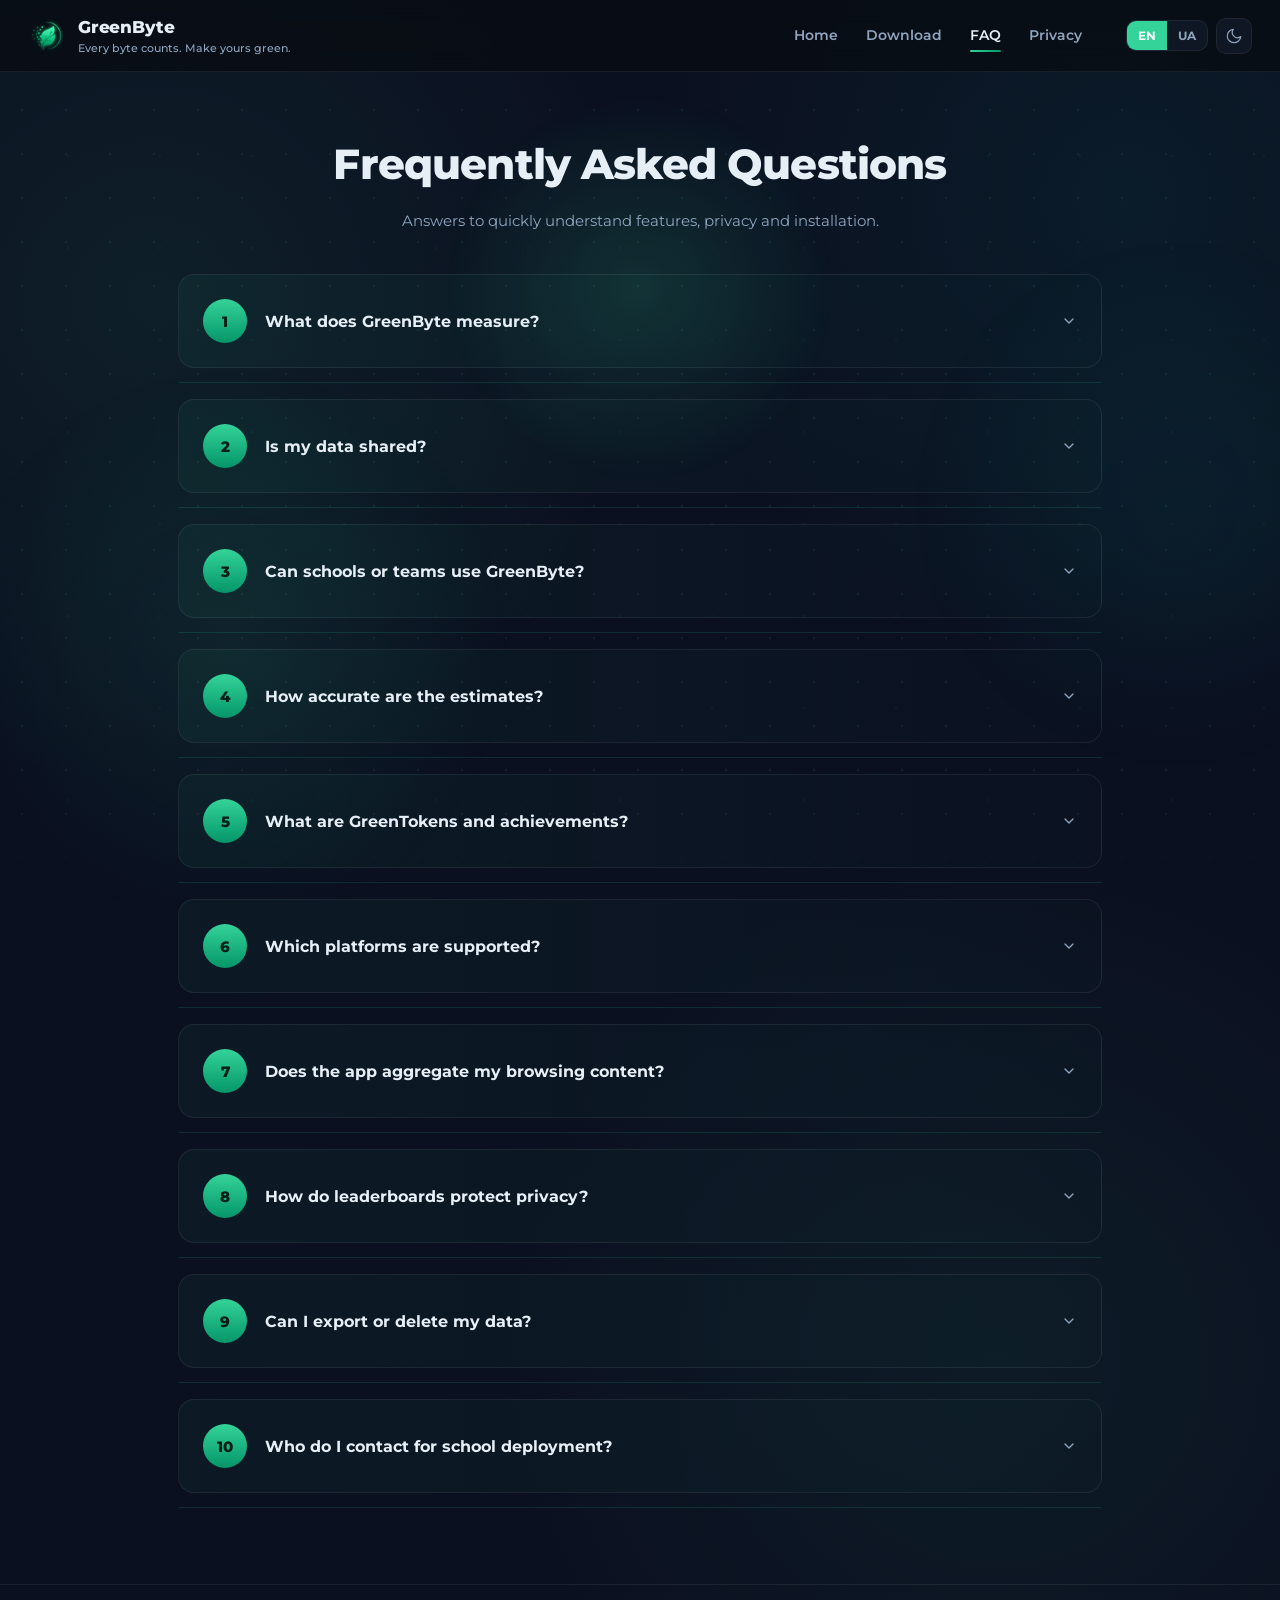
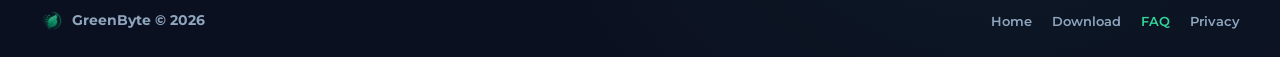
<file: faq.html>
<!doctype html>
<html lang="en">
<head>
  <script async src="https://www.googletagmanager.com/gtag/js?id=G-378WYDT7HL"></script>
  <script>window.dataLayer=window.dataLayer||[];function gtag(){dataLayer.push(arguments);}gtag('js',new Date());gtag('config','G-378WYDT7HL');</script>
  <meta charset="utf-8">
  <meta name="viewport" content="width=device-width,initial-scale=1,maximum-scale=1,user-scalable=no">
  <title>GreenByte FAQ | Digital Carbon Tracker</title>
  <meta name="description" content="Frequently asked questions about GreenByte – learn how CO₂ tracking works, what data stays local, school programs, GreenTokens and supported platforms.">
  <meta name="robots" content="index, follow">
  <link rel="canonical" href="https://greenbyte.live/faq">
  <link rel="alternate" hreflang="en" href="https://greenbyte.live/faq">
  <link rel="alternate" hreflang="uk" href="https://greenbyte.live/faq?lang=uk">
  <link rel="alternate" hreflang="x-default" href="https://greenbyte.live/faq">
  <meta property="og:title" content="GreenByte FAQ | Digital Carbon Tracker">
  <meta property="og:description" content="Frequently asked questions about GreenByte – learn how CO₂ tracking works, what data stays local, school programs, GreenTokens and supported platforms.">
  <meta property="og:image" content="https://greenbyte.live/assets/icons/icon128.png">
  <meta property="og:url" content="https://greenbyte.live/faq">
  <meta property="og:type" content="website">
  <meta property="og:site_name" content="GreenByte">
  <meta name="twitter:card" content="summary">
  <meta name="twitter:title" content="GreenByte FAQ | Digital Carbon Tracker">
  <meta name="twitter:description" content="Frequently asked questions about GreenByte – learn how CO₂ tracking works, what data stays local, school programs, GreenTokens and supported platforms.">
  <meta name="twitter:image" content="https://greenbyte.live/assets/icons/icon128.png">
  <link href="https://fonts.googleapis.com/css2?family=Montserrat:wght@400;600;700;800&display=swap" rel="stylesheet">
  <link rel="stylesheet" href="styles.css">
  <link rel="icon" type="image/png" href="assets/icons/logo.png">
  <script type="application/ld+json">
  {
    "@context": "https://schema.org",
    "@type": "FAQPage",
    "mainEntity": [
      {"@type": "Question", "name": "What does GreenByte measure?", "acceptedAnswer": {"@type": "Answer", "text": "GreenByte estimates CO₂ from network activity, streaming, storage and AI calls using public emission factors and local heuristics."}},
      {"@type": "Question", "name": "Is my data shared?", "acceptedAnswer": {"@type": "Answer", "text": "No. By default no page content or raw history leaves your device. Leaderboards only receive anonymized aggregates if you opt in."}},
      {"@type": "Question", "name": "Can schools or teams use GreenByte?", "acceptedAnswer": {"@type": "Answer", "text": "Yes. GreenByte can be used by classes, clubs, schools, or city teams with shared dashboards showing only aggregated progress."}},
      {"@type": "Question", "name": "How accurate are the CO₂ estimates?", "acceptedAnswer": {"@type": "Answer", "text": "Estimates use best-available emission factors and are intended for behavioural change, not formal accounting."}},
      {"@type": "Question", "name": "What are GreenTokens and achievements?", "acceptedAnswer": {"@type": "Answer", "text": "GreenTokens reward verified reductions and can be used with partner projects. Achievements recognise consistent behaviour change."}},
      {"@type": "Question", "name": "Which platforms are supported?", "acceptedAnswer": {"@type": "Answer", "text": "GreenByte offers a Windows desktop installer and a browser extension for Chrome and Edge."}},
      {"@type": "Question", "name": "Can I export or delete my data?", "acceptedAnswer": {"@type": "Answer", "text": "You can export local logs and request deletion of server-side aggregates by contacting the team."}}
    ]
  }
  </script>
  <script>
    (function(){
      var t=localStorage.getItem('gb-theme');
      if(t==='light') document.documentElement.classList.add('light');
    })();
  </script>
</head>
<body>

  <div class="mobile-nav-backdrop" id="mobileNavBackdrop" aria-hidden="true"></div>
  <nav class="mobile-nav" id="mobileNav">
    <button class="mobile-nav-close" id="mobileNavClose">✕</button>
    <a href="index.html" data-i18n="nav_home">Home</a>
    <a href="download.html" data-i18n="nav_download">Download</a>
    <a href="faq.html" data-i18n="nav_faq" class="active">FAQ</a>
    <a href="privacy.html" data-i18n="nav_privacy">Privacy</a>
    <div class="mobile-nav-email">
      <a href="mailto:greenbyte.ukr@gmail.com">
        <svg width="16" height="16" viewBox="0 0 24 24" fill="none"><path d="M3 8l7.89 5.26a2 2 0 002.22 0L21 8M5 19h14a2 2 0 002-2V7a2 2 0 00-2-2H5a2 2 0 00-2 2v10a2 2 0 002 2z" stroke="currentColor" stroke-width="1.5" stroke-linecap="round" stroke-linejoin="round"/></svg>
        greenbyte.ukr@gmail.com
      </a>
    </div>
    <div class="mobile-nav-tools">
      <div class="lang-toggle">
        <button data-lang="en" class="lang-btn active">EN</button>
        <button data-lang="uk" class="lang-btn">UA</button>
      </div>
      <button class="theme-toggle" aria-label="Toggle theme"></button>
    </div>
  </nav>

  <header class="site-header">
    <div class="brand">
      <a href="index.html" class="brand-link"><img src="assets/icons/icon48.png" alt="GreenByte" class="logo"></a>
      <div class="brand-text">
        <a href="index.html" class="brand-link"><span class="brand-title" data-i18n="title">GreenByte</span></a>
        <p class="tagline" data-i18n="tagline">Every byte counts. Make yours green.</p>
      </div>
    </div>
    <nav class="site-nav">
      <a href="index.html" data-i18n="nav_home">Home</a>
      <a href="download.html" data-i18n="nav_download">Download</a>
      <a href="faq.html" data-i18n="nav_faq" class="active">FAQ</a>
      <a href="privacy.html" data-i18n="nav_privacy">Privacy</a>
    </nav>
    <div class="header-actions">
      <div class="lang-toggle">
        <button data-lang="en" class="lang-btn active">EN</button>
        <button data-lang="uk" class="lang-btn">UA</button>
      </div>
      <button class="theme-toggle" aria-label="Toggle theme"></button>
      <button class="burger" id="burger" aria-label="Open menu">
        <span class="burger-line"></span>
        <span class="burger-line"></span>
        <span class="burger-line"></span>
      </button>
    </div>
  </header>

  <main>
    <div class="page-hero reveal">
      <h1 data-i18n="faq_title">Frequently Asked Questions</h1>
      <p class="lead" data-i18n="faq_sub">Answers to quickly understand features, privacy and installation.</p>
    </div>

    <div class="accordion" style="padding-bottom:60px">

      <button class="accordion-button" aria-expanded="false">
        <span class="acc-index">1</span>
        <span class="acc-title" data-i18n="q_measure">What does GreenByte measure?</span>
        <svg class="acc-chevron" width="16" height="16" viewBox="0 0 24 24"><path d="M6 9l6 6 6-6" stroke="currentColor" stroke-width="2" fill="none" stroke-linecap="round" stroke-linejoin="round"/></svg>
      </button>
      <div class="accordion-panel">
        <p data-i18n="a_measure">GreenByte estimates CO₂ from network activity, streaming, storage and AI calls using public emission factors and local heuristics. Calculations run on your device unless you enable sharing.</p>
      </div>

      <button class="accordion-button" aria-expanded="false">
        <span class="acc-index">2</span>
        <span class="acc-title" data-i18n="q_data">Is my data shared?</span>
        <svg class="acc-chevron" width="16" height="16" viewBox="0 0 24 24"><path d="M6 9l6 6 6-6" stroke="currentColor" stroke-width="2" fill="none" stroke-linecap="round" stroke-linejoin="round"/></svg>
      </button>
      <div class="accordion-panel">
        <p data-i18n="a_data">No. By default no page content or raw history leaves your device. Leaderboards only receive anonymized aggregates if you opt in.</p>
      </div>

      <button class="accordion-button" aria-expanded="false">
        <span class="acc-index">3</span>
        <span class="acc-title" data-i18n="q_school_use">Can schools or teams use GreenByte?</span>
        <svg class="acc-chevron" width="16" height="16" viewBox="0 0 24 24"><path d="M6 9l6 6 6-6" stroke="currentColor" stroke-width="2" fill="none" stroke-linecap="round" stroke-linejoin="round"/></svg>
      </button>
      <div class="accordion-panel">
        <p data-i18n="a_school_use">Yes. GreenByte can be used by classes, clubs, schools, or city teams. Shared dashboards show only aggregated progress, so students can compare impact without exposing private browsing details.</p>
      </div>

      <button class="accordion-button" aria-expanded="false">
        <span class="acc-index">4</span>
        <span class="acc-title" data-i18n="q_accuracy">How accurate are the CO₂ estimates?</span>
        <svg class="acc-chevron" width="16" height="16" viewBox="0 0 24 24"><path d="M6 9l6 6 6-6" stroke="currentColor" stroke-width="2" fill="none" stroke-linecap="round" stroke-linejoin="round"/></svg>
      </button>
      <div class="accordion-panel">
        <p data-i18n="a_accuracy">Estimates use best-available emission factors and are intended for behavioural change (relative comparisons), not formal accounting.</p>
      </div>

      <button class="accordion-button" aria-expanded="false">
        <span class="acc-index">5</span>
        <span class="acc-title" data-i18n="q_tokens">What are GreenTokens and achievements?</span>
        <svg class="acc-chevron" width="16" height="16" viewBox="0 0 24 24"><path d="M6 9l6 6 6-6" stroke="currentColor" stroke-width="2" fill="none" stroke-linecap="round" stroke-linejoin="round"/></svg>
      </button>
      <div class="accordion-panel">
        <p data-i18n="a_tokens">GreenTokens reward verified reductions and can be used with partner projects (tree planting, school initiatives). Achievements recognise consistent behaviour change.</p>
      </div>

      <button class="accordion-button" aria-expanded="false">
        <span class="acc-index">6</span>
        <span class="acc-title" data-i18n="q_platforms">Which platforms are supported?</span>
        <svg class="acc-chevron" width="16" height="16" viewBox="0 0 24 24"><path d="M6 9l6 6 6-6" stroke="currentColor" stroke-width="2" fill="none" stroke-linecap="round" stroke-linejoin="round"/></svg>
      </button>
      <div class="accordion-panel">
        <p data-i18n="a_platforms">GreenByte offers a Windows desktop installer and a browser extension (Chrome/Edge). macOS and Linux builds are available on request or via the ZIP packages.</p>
      </div>

      <button class="accordion-button" aria-expanded="false">
        <span class="acc-index">7</span>
        <span class="acc-title" data-i18n="q_content">Does the app aggregate my browsing content?</span>
        <svg class="acc-chevron" width="16" height="16" viewBox="0 0 24 24"><path d="M6 9l6 6 6-6" stroke="currentColor" stroke-width="2" fill="none" stroke-linecap="round" stroke-linejoin="round"/></svg>
      </button>
      <div class="accordion-panel">
        <p data-i18n="a_content">No. We collect counts and content-type labels (video/audio/image) for estimation, not page text or user inputs.</p>
      </div>

      <button class="accordion-button" aria-expanded="false">
        <span class="acc-index">8</span>
        <span class="acc-title" data-i18n="q_leaderboards">How do leaderboards protect privacy?</span>
        <svg class="acc-chevron" width="16" height="16" viewBox="0 0 24 24"><path d="M6 9l6 6 6-6" stroke="currentColor" stroke-width="2" fill="none" stroke-linecap="round" stroke-linejoin="round"/></svg>
      </button>
      <div class="accordion-panel">
        <p data-i18n="a_leaderboards">Leaderboards use anonymized aggregates and display ranks only after data is binned; you can opt out or limit visibility to school-only groups.</p>
      </div>

      <button class="accordion-button" aria-expanded="false">
        <span class="acc-index">9</span>
        <span class="acc-title" data-i18n="q_export">Can I export or delete my data?</span>
        <svg class="acc-chevron" width="16" height="16" viewBox="0 0 24 24"><path d="M6 9l6 6 6-6" stroke="currentColor" stroke-width="2" fill="none" stroke-linecap="round" stroke-linejoin="round"/></svg>
      </button>
      <div class="accordion-panel">
        <p data-i18n="a_export">You can export local logs and request deletion of server-side aggregates. Contact the team for immediate assistance.</p>
      </div>

      <button class="accordion-button" aria-expanded="false">
        <span class="acc-index">10</span>
        <span class="acc-title" data-i18n="q_contact">Who do I contact for school deployment?</span>
        <svg class="acc-chevron" width="16" height="16" viewBox="0 0 24 24"><path d="M6 9l6 6 6-6" stroke="currentColor" stroke-width="2" fill="none" stroke-linecap="round" stroke-linejoin="round"/></svg>
      </button>
      <div class="accordion-panel">
        <p data-i18n-html="a_contact">Contact the team at <a href="mailto:greenbyte.ukr@gmail.com" style="color:var(--accent)">greenbyte.ukr@gmail.com</a> for school rollout, dashboards, or partnership ideas.</p>
      </div>
    </div>
  </main>

  <footer class="site-footer">
    <div class="footer-brand">
      <img src="assets/icons/icon48.png" alt="GreenByte">
      GreenByte © 2026
    </div>
    <div class="footer-links">
      <a href="index.html" data-i18n="nav_home">Home</a>
      <a href="download.html" data-i18n="nav_download">Download</a>
      <a href="faq.html" data-i18n="nav_faq" class="active">FAQ</a>
      <a href="privacy.html" data-i18n="nav_privacy">Privacy</a>
    </div>
  </footer>

  <script src="script.js"></script>
  <!-- BEGIN PLERDY CODE -->
  <script type="text/javascript" defer data-plerdy_code='1'>
      var _protocol="https:"==document.location.protocol?"https://":"http://";
      _site_hash_code = "6bb2a6c4137db61109142fdfe378e7f9",_suid=77979, plerdyScript=document.createElement("script");
      plerdyScript.setAttribute("defer",""),plerdyScript.dataset.plerdymainscript="plerdymainscript",
      plerdyScript.src="https://a.plerdy.com/public/js/click/main.js?v="+Math.random();
      var plerdymainscript=document.querySelector("[data-plerdymainscript='plerdymainscript']");
      plerdymainscript&&plerdymainscript.parentNode.removeChild(plerdymainscript);
      try{document.head.appendChild(plerdyScript)}catch(t){console.log(t,"unable add script tag")}
  </script>
  <!-- END PLERDY CODE -->
</body>
</html>
</file>
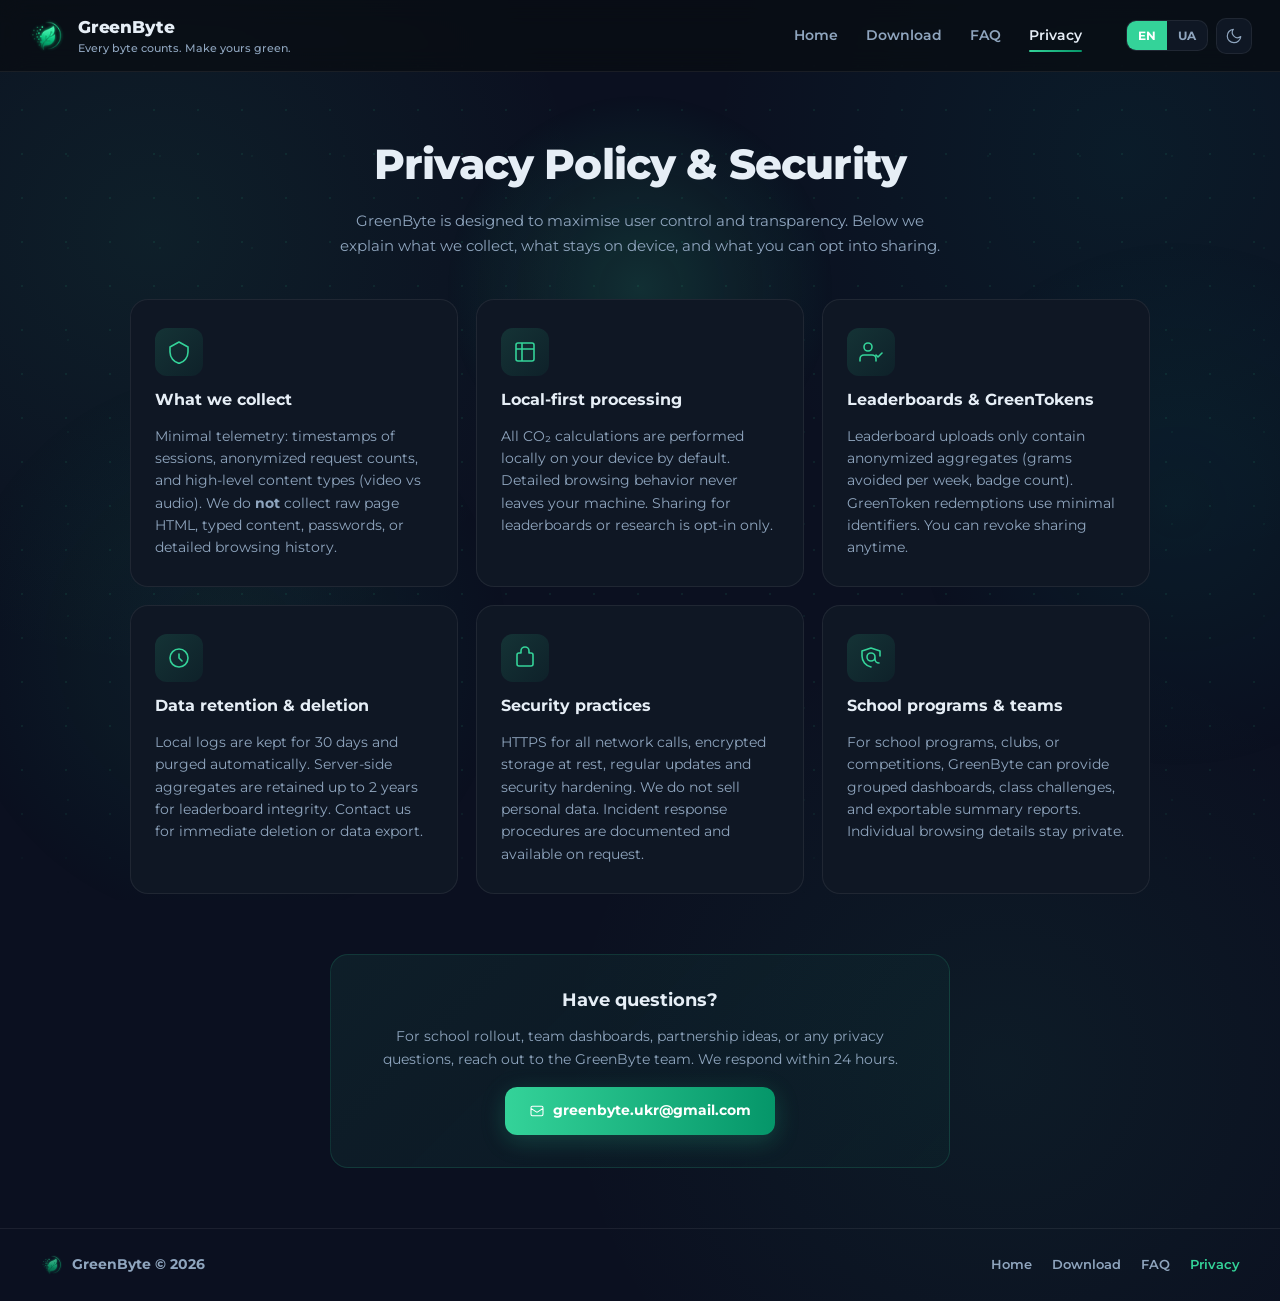
<file: privacy.html>
<!doctype html>
<html lang="en">
<head>
  <script async src="https://www.googletagmanager.com/gtag/js?id=G-378WYDT7HL"></script>
  <script>window.dataLayer=window.dataLayer||[];function gtag(){dataLayer.push(arguments);}gtag('js',new Date());gtag('config','G-378WYDT7HL');</script>
  <meta charset="utf-8">
  <meta name="viewport" content="width=device-width,initial-scale=1,maximum-scale=1,user-scalable=no">
  <title>GreenByte | Privacy Policy & Security</title>
  <meta name="description" content="GreenByte privacy policy and security practices. Local-first CO₂ tracking, anonymized leaderboards, transparent data retention. Your data stays on your device.">
  <meta name="robots" content="index, follow">
  <link rel="canonical" href="https://greenbyte.live/privacy">
  <link rel="alternate" hreflang="en" href="https://greenbyte.live/privacy">
  <link rel="alternate" hreflang="uk" href="https://greenbyte.live/privacy?lang=uk">
  <link rel="alternate" hreflang="x-default" href="https://greenbyte.live/privacy">
  <meta property="og:title" content="GreenByte | Privacy Policy & Security">
  <meta property="og:description" content="GreenByte privacy policy and security practices. Local-first CO₂ tracking, anonymized leaderboards, transparent data retention. Your data stays on your device.">
  <meta property="og:image" content="https://greenbyte.live/assets/icons/icon128.png">
  <meta property="og:url" content="https://greenbyte.live/privacy">
  <meta property="og:type" content="website">
  <meta property="og:site_name" content="GreenByte">
  <meta name="twitter:card" content="summary">
  <meta name="twitter:title" content="GreenByte | Privacy Policy & Security">
  <meta name="twitter:description" content="GreenByte privacy policy and security practices. Local-first CO₂ tracking, anonymized leaderboards, transparent data retention. Your data stays on your device.">
  <meta name="twitter:image" content="https://greenbyte.live/assets/icons/icon128.png">
  <link href="https://fonts.googleapis.com/css2?family=Montserrat:wght@400;600;700;800&display=swap" rel="stylesheet">
  <link rel="stylesheet" href="styles.css">
  <link rel="icon" type="image/png" href="assets/icons/logo.png">
  <script>
    (function(){
      var t=localStorage.getItem('gb-theme');
      if(t==='light') document.documentElement.classList.add('light');
    })();
  </script>
</head>
<body>

  <div class="mobile-nav-backdrop" id="mobileNavBackdrop" aria-hidden="true"></div>
  <nav class="mobile-nav" id="mobileNav">
    <button class="mobile-nav-close" id="mobileNavClose">✕</button>
    <a href="index.html" data-i18n="nav_home">Home</a>
    <a href="download.html" data-i18n="nav_download">Download</a>
    <a href="faq.html" data-i18n="nav_faq">FAQ</a>
    <a href="privacy.html" data-i18n="nav_privacy" class="active">Privacy</a>
    <div class="mobile-nav-email">
      <a href="mailto:greenbyte.ukr@gmail.com">
        <svg width="16" height="16" viewBox="0 0 24 24" fill="none"><path d="M3 8l7.89 5.26a2 2 0 002.22 0L21 8M5 19h14a2 2 0 002-2V7a2 2 0 00-2-2H5a2 2 0 00-2 2v10a2 2 0 002 2z" stroke="currentColor" stroke-width="1.5" stroke-linecap="round" stroke-linejoin="round"/></svg>
        greenbyte.ukr@gmail.com
      </a>
    </div>
    <div class="mobile-nav-tools">
      <div class="lang-toggle">
        <button data-lang="en" class="lang-btn active">EN</button>
        <button data-lang="uk" class="lang-btn">UA</button>
      </div>
      <button class="theme-toggle" aria-label="Toggle theme"></button>
    </div>
  </nav>

  <header class="site-header">
    <div class="brand">
      <a href="index.html" class="brand-link"><img src="assets/icons/icon48.png" alt="GreenByte" class="logo"></a>
      <div class="brand-text">
        <a href="index.html" class="brand-link"><span class="brand-title" data-i18n="title">GreenByte</span></a>
        <p class="tagline" data-i18n="tagline">Every byte counts. Make yours green.</p>
      </div>
    </div>
    <nav class="site-nav">
      <a href="index.html" data-i18n="nav_home">Home</a>
      <a href="download.html" data-i18n="nav_download">Download</a>
      <a href="faq.html" data-i18n="nav_faq">FAQ</a>
      <a href="privacy.html" data-i18n="nav_privacy" class="active">Privacy</a>
    </nav>
    <div class="header-actions">
      <div class="lang-toggle">
        <button data-lang="en" class="lang-btn active">EN</button>
        <button data-lang="uk" class="lang-btn">UA</button>
      </div>
      <button class="theme-toggle" aria-label="Toggle theme"></button>
      <button class="burger" id="burger" aria-label="Open menu">
        <span class="burger-line"></span>
        <span class="burger-line"></span>
        <span class="burger-line"></span>
      </button>
    </div>
  </header>

  <main>
    <div class="privacy-hero reveal">
      <h1 data-i18n="privacy_title">Privacy Policy & Security</h1>
      <p class="lead" data-i18n="privacy_intro">GreenByte is designed to maximise user control and transparency. Below we explain what we collect, what stays on device, and what you can opt into sharing.</p>
    </div>

    <div class="privacy-grid">

      <div class="privacy-card reveal">
        <div class="privacy-card-icon">
          <svg width="24" height="24" viewBox="0 0 24 24" fill="none"><path d="M12 2L3 7v5c0 5.25 3.75 10.15 9 11.35C17.25 22.15 21 17.25 21 12V7l-9-5z" stroke="currentColor" stroke-width="1.6" stroke-linejoin="round"/></svg>
        </div>
        <h4 data-i18n="privacy_collect_title">What we collect</h4>
        <p data-i18n-html="privacy_collect_desc">Minimal telemetry: timestamps of sessions, anonymized request counts, and high-level content types (video vs audio). We do <strong>not</strong> collect raw page HTML, typed content, passwords, or detailed browsing history.</p>
      </div>

      <div class="privacy-card reveal">
        <div class="privacy-card-icon">
          <svg width="24" height="24" viewBox="0 0 24 24" fill="none"><path d="M9 3H5a2 2 0 00-2 2v4m6-6h10a2 2 0 012 2v4M9 3v18m0 0h10a2 2 0 002-2V9M9 21H5a2 2 0 01-2-2V9m0 0h18" stroke="currentColor" stroke-width="1.6" stroke-linecap="round" stroke-linejoin="round"/></svg>
        </div>
        <h4 data-i18n="privacy_local_title">Local-first processing</h4>
        <p data-i18n="privacy_local_desc">All CO₂ calculations are performed locally on your device by default. Detailed browsing behavior never leaves your machine. Sharing for leaderboards or research is opt-in only.</p>
      </div>

      <div class="privacy-card reveal">
        <div class="privacy-card-icon">
          <svg width="24" height="24" viewBox="0 0 24 24" fill="none"><path d="M17 21v-2a4 4 0 00-4-4H5a4 4 0 00-4 4v2M9 11a4 4 0 100-8 4 4 0 000 8zm8 4l2 2 4-4" stroke="currentColor" stroke-width="1.6" stroke-linecap="round" stroke-linejoin="round"/></svg>
        </div>
        <h4 data-i18n="privacy_leaderboards_title">Leaderboards & GreenTokens</h4>
        <p data-i18n="privacy_leaderboards_desc">Leaderboard uploads only contain anonymized aggregates (grams avoided per week, badge count). GreenToken redemptions use minimal identifiers. You can revoke sharing anytime.</p>
      </div>

      <div class="privacy-card reveal">
        <div class="privacy-card-icon">
          <svg width="24" height="24" viewBox="0 0 24 24" fill="none"><path d="M12 8v4l3 3m6-3a9 9 0 11-18 0 9 9 0 0118 0z" stroke="currentColor" stroke-width="1.6" stroke-linecap="round" stroke-linejoin="round"/></svg>
        </div>
        <h4 data-i18n="privacy_retention_title">Data retention & deletion</h4>
        <p data-i18n="privacy_retention_desc">Local logs are kept for 30 days and purged automatically. Server-side aggregates are retained up to 2 years for leaderboard integrity. Contact us for immediate deletion or data export.</p>
      </div>

      <div class="privacy-card reveal">
        <div class="privacy-card-icon">
          <svg width="24" height="24" viewBox="0 0 24 24" fill="none"><path d="M12 1a4 4 0 00-4 4v2H6a2 2 0 00-2 2v9a2 2 0 002 2h12a2 2 0 002-2V9a2 2 0 00-2-2h-2V5a4 4 0 00-4-4z" stroke="currentColor" stroke-width="1.6" stroke-linecap="round" stroke-linejoin="round"/></svg>
        </div>
        <h4 data-i18n="privacy_security_title">Security practices</h4>
        <p data-i18n="privacy_security_desc">HTTPS for all network calls, encrypted storage at rest, regular updates and security hardening. We do not sell personal data. Incident response procedures are documented and available on request.</p>
      </div>

      <div class="privacy-card reveal">
        <div class="privacy-card-icon">
          <svg width="24" height="24" viewBox="0 0 24 24" fill="none"><path d="M16 11c0 2.21-1.79 4-4 4s-4-1.79-4-4 1.79-4 4-4 4 1.79 4 4zm0 0v2a4 4 0 004 4M12 20.93C6.56 19.71 3 15.16 3 10V5l9-3 9 3v5" stroke="currentColor" stroke-width="1.6" stroke-linecap="round" stroke-linejoin="round"/></svg>
        </div>
        <h4 data-i18n="privacy_programs_title">School programs & teams</h4>
        <p data-i18n="privacy_programs_desc">For school programs, clubs, or competitions, GreenByte can provide grouped dashboards, class challenges, and exportable summary reports. Individual browsing details stay private.</p>
      </div>
    </div>

    <div class="privacy-contact reveal">
      <div class="privacy-contact-box">
        <h4 data-i18n="privacy_questions_title">Have questions?</h4>
        <p data-i18n="privacy_questions_desc">For school rollout, team dashboards, partnership ideas, or any privacy questions, reach out to the GreenByte team. We respond within 24 hours.</p>
        <a href="mailto:greenbyte.ukr@gmail.com" class="btn primary" style="display:inline-flex">
          <svg width="16" height="16" viewBox="0 0 24 24" fill="none"><path d="M3 8l7.89 5.26a2 2 0 002.22 0L21 8M5 19h14a2 2 0 002-2V7a2 2 0 00-2-2H5a2 2 0 00-2 2v10a2 2 0 002 2z" stroke="currentColor" stroke-width="1.6" stroke-linecap="round" stroke-linejoin="round"/></svg>
          greenbyte.ukr@gmail.com
        </a>
      </div>
    </div>
  </main>

  <footer class="site-footer">
    <div class="footer-brand">
      <img src="assets/icons/icon48.png" alt="GreenByte">
      GreenByte © 2026
    </div>
    <div class="footer-links">
      <a href="index.html" data-i18n="nav_home">Home</a>
      <a href="download.html" data-i18n="nav_download">Download</a>
      <a href="faq.html" data-i18n="nav_faq">FAQ</a>
      <a href="privacy.html" data-i18n="nav_privacy" class="active">Privacy</a>
    </div>
  </footer>

  <script src="script.js"></script>
  <!-- BEGIN PLERDY CODE -->
  <script type="text/javascript" defer data-plerdy_code='1'>
      var _protocol="https:"==document.location.protocol?"https://":"http://";
      _site_hash_code = "6bb2a6c4137db61109142fdfe378e7f9",_suid=77979, plerdyScript=document.createElement("script");
      plerdyScript.setAttribute("defer",""),plerdyScript.dataset.plerdymainscript="plerdymainscript",
      plerdyScript.src="https://a.plerdy.com/public/js/click/main.js?v="+Math.random();
      var plerdymainscript=document.querySelector("[data-plerdymainscript='plerdymainscript']");
      plerdymainscript&&plerdymainscript.parentNode.removeChild(plerdymainscript);
      try{document.head.appendChild(plerdyScript)}catch(t){console.log(t,"unable add script tag")}
  </script>
  <!-- END PLERDY CODE -->
</body>
</html>
</file>
<file: styles.css>
:root {
  --bg: #0b1020;
  --bg2: #0d1428;
  --surface: #0f1724;
  --surface2: #141e2e;
  --text: #e6eef6;
  --muted: #8fa5be;
  --accent: #34d399;
  --accent2: #059669;
  --nav-bg: rgba(8,12,18,0.75);
  --border: rgba(255,255,255,0.07);
  --border2: rgba(52,211,153,0.15);
  --card-shadow: rgba(2,6,23,0.55);
  --monitor-screen: linear-gradient(160deg,#0d1a2a 0%,#0b1420 100%);
  --monitor-border: rgba(255,255,255,0.1);
  --monitor-base: linear-gradient(180deg,rgba(255,255,255,0.08),rgba(255,255,255,0.03));
  --monitor-foot: linear-gradient(90deg,rgba(255,255,255,0.04),rgba(255,255,255,0.09),rgba(255,255,255,0.04));
  --cursor-x: 50vw;
  --cursor-y: 32vh;
  --ambient-dot: rgba(52,211,153,.16);
  --ambient-ring: rgba(52,211,153,.10);
  --ambient-glow: rgba(52,211,153,.18);
}
html.light {
  --bg: #f5f8fc;
  --bg2: #ecf1f7;
  --surface: #ffffff;
  --surface2: #f8fafb;
  --text: #0a0f1a;
  --muted: #445566;
  --accent: #059669;
  --accent2: #047857;
  --nav-bg: rgba(245,248,252,0.92);
  --border: rgba(0,0,0,0.12);
  --border2: rgba(5,150,105,0.24);
  --card-shadow: rgba(0,0,0,0.1);
  --monitor-screen: linear-gradient(160deg,#1a2940 0%,#0f1e35 100%);
  --monitor-border: rgba(0,0,0,0.25);
  --monitor-base: linear-gradient(180deg,#c8d0da,#b8c0ca);
  --monitor-foot: linear-gradient(90deg,#b0b8c4,#c8d0da,#b0b8c4);
  --ambient-dot: rgba(5,150,105,.10);
  --ambient-ring: rgba(5,150,105,.06);
  --ambient-glow: rgba(5,150,105,.10);
}
*, *::before, *::after { box-sizing: border-box; margin: 0; padding: 0; }
html {
  scroll-behavior: smooth;
  scroll-padding-top: 80px;
  touch-action: manipulation;
  -webkit-text-size-adjust: 100%;
}
body {
  font-family: Montserrat, Inter, 'Segoe UI', system-ui, Arial, sans-serif;
  background:
    radial-gradient(circle at 12% 18%, rgba(52,211,153,.08), transparent 28%),
    radial-gradient(circle at 88% 12%, rgba(6,182,164,.07), transparent 26%),
    radial-gradient(circle at 78% 82%, rgba(52,211,153,.06), transparent 30%),
    var(--bg);
  color: var(--text);
  line-height: 1.55;
  min-height: 100vh;
  display: flex;
  flex-direction: column;
  transition: background .35s, color .3s;
  position: relative;
  overflow-x: hidden;
  isolation: isolate;
}
body::before,
body::after {
  content: '';
  position: fixed;
  inset: 0;
  pointer-events: none;
  z-index: 0;
}
body::before {
  background:
    radial-gradient(320px circle at var(--cursor-x) var(--cursor-y), var(--ambient-glow), transparent 62%),
    radial-gradient(circle at 18% 72%, rgba(52,211,153,.09), transparent 24%),
    radial-gradient(circle at 92% 56%, rgba(6,182,164,.08), transparent 22%);
  opacity: .9;
  transition: opacity .3s;
}
body::after {
  background-image:
    radial-gradient(circle, var(--ambient-dot) 0 1.2px, transparent 1.3px),
    radial-gradient(circle, var(--ambient-ring) 0 1px, transparent 1.2px);
  background-size: 44px 44px, 92px 92px;
  background-position: 0 0, 22px 18px;
  mask-image: linear-gradient(to bottom, transparent 0%, #000 10%, #000 88%, transparent 100%);
  opacity: .58;
}
body > * {
  position: relative;
  z-index: 1;
}
html.light body {
  background:
    radial-gradient(circle at 10% 16%, rgba(5,150,105,.16), transparent 30%),
    radial-gradient(circle at 86% 12%, rgba(6,182,164,.13), transparent 28%),
    radial-gradient(circle at 76% 82%, rgba(5,150,105,.12), transparent 32%),
    var(--bg);
}
html.light body::before { opacity: .45; }
html.light body::after { opacity: .32; }
a { color: inherit; text-decoration: none; }
img { display: block; }
h1 { font-size: 40px; font-weight: 800; letter-spacing: -.02em; }
h2 { font-size: 34px; font-weight: 800; letter-spacing: -.015em; }
h3 { font-size: 26px; font-weight: 800; letter-spacing: -.01em; }
h4 { font-size: 18px; font-weight: 700; }

.section-heading {
  text-align: center;
  font-size: 30px;
  font-weight: 800;
  margin-top: 0;
  margin-bottom: 6px;
  letter-spacing: -.015em;
}
.section-sub {
  text-align: center;
  color: var(--muted);
  font-size: 15px;
  margin-bottom: 40px;
}
.site-header {
  position: sticky;
  top: 0;
  z-index: 100;
  display: flex;
  align-items: center;
  gap: 20px;
  padding: 14px 28px;
  background: var(--nav-bg);
  backdrop-filter: blur(12px);
  -webkit-backdrop-filter: blur(12px);
  border-bottom: 1px solid var(--border);
}

.brand { display: flex; align-items: center; gap: 12px; flex-shrink: 0; }
.brand-link { display: flex; align-items: center; gap: 0; }
.logo { width: 38px; height: 38px; border-radius: 9px; object-fit: contain; }
.brand-text { display: flex; flex-direction: column; }
.brand-title { font-size: 17px; font-weight: 800; margin: 0; letter-spacing: -.01em; }
.brand-text p { font-size: 11px; color: var(--muted); margin: 0; font-weight: 500; }
.site-nav { margin-left: auto; display: flex; gap: 4px; align-items: center; }
.site-nav a {
  color: var(--muted);
  padding: 8px 12px;
  border-radius: 8px;
  font-size: 13.5px;
  font-weight: 600;
  position: relative;
  transition: color .18s, background .18s;
  white-space: nowrap;
}
.site-nav a::after {
  content: '';
  position: absolute;
  left: 12px; right: 12px;
  height: 2px;
  border-radius: 4px;
  background: linear-gradient(90deg, var(--accent), var(--accent2));
  bottom: 2px;
  transform: scaleX(0);
  transform-origin: left;
  transition: transform .25s cubic-bezier(.2,.9,.2,1);
}
.site-nav a:hover { color: var(--text); background: rgba(52,211,153,.06); }
.site-nav a:hover::after, .site-nav a.active::after { transform: scaleX(1); }
.site-nav a.active { color: var(--text); }
.header-actions { display: flex; align-items: center; gap: 8px; margin-left: 12px; flex-shrink: 0; }
.lang-toggle {
  display: flex;
  border-radius: 10px;
  overflow: hidden;
  border: 1px solid var(--border);
  background: var(--surface);
}
.lang-btn {
  padding: 7px 11px;
  border: 0;
  background: transparent;
  color: var(--muted);
  cursor: pointer;
  font-size: 12px;
  font-weight: 700;
  font-family: inherit;
  transition: background .18s, color .18s;
  touch-action: manipulation;
  -webkit-tap-highlight-color: transparent;
}
.lang-btn.active { background: var(--accent); color: #fff; }
.lang-btn:not(.active):hover { background: rgba(52,211,153,.1); color: var(--text); }

.theme-toggle {
  border: 1px solid var(--border);
  background: var(--surface);
  color: var(--muted);
  cursor: pointer;
  width: 36px; height: 36px;
  border-radius: 10px;
  display: flex;
  align-items: center;
  justify-content: center;
  transition: transform .2s, background .2s, border-color .2s, color .2s, box-shadow .2s;
  touch-action: manipulation;
  -webkit-tap-highlight-color: transparent;
}
@media (hover: hover) and (pointer: fine) {
  .theme-toggle:hover {
    transform: rotate(15deg) scale(1.05);
    border-color: var(--accent);
    color: var(--accent);
  }
}
.theme-toggle:active {
  border-color: var(--accent);
  color: var(--accent);
  box-shadow: 0 0 0 3px rgba(52,211,153,.22);
}
.burger {
  display: none;
  flex-direction: column;
  justify-content: center;
  gap: 5px;
  cursor: pointer;
  padding: 8px;
  border: 1px solid var(--border);
  background: var(--surface);
  border-radius: 10px;
  transition: border-color .2s, background .2s;
  width: 38px;
  height: 38px;
  position: relative;
  z-index: 210;
  touch-action: manipulation;
  -webkit-tap-highlight-color: transparent;
}
.burger:hover { border-color: var(--accent); }
.burger.open { border-color: var(--accent); background: rgba(52,211,153,.08); }
.burger-line {
  width: 20px; height: 2px;
  background: var(--text);
  border-radius: 2px;
  transition: transform .32s cubic-bezier(.4,0,.2,1), opacity .22s, background .2s;
  transform-origin: center;
  margin: 0 auto;
}
.burger.open .burger-line:nth-child(1) { transform: translateY(7px) rotate(45deg); background: var(--accent); }
.burger.open .burger-line:nth-child(2) { opacity: 0; transform: scaleX(0); }
.burger.open .burger-line:nth-child(3) { transform: translateY(-7px) rotate(-45deg); background: var(--accent); }
.mobile-nav-backdrop {
  position: fixed;
  inset: 0;
  z-index: 198;
  background: rgba(0,0,0,.55);
  backdrop-filter: blur(4px);
  -webkit-backdrop-filter: blur(4px);
  opacity: 0;
  visibility: hidden;
  transition: opacity .35s ease, visibility .35s ease;
}
.mobile-nav-backdrop.open {
  opacity: 1;
  visibility: visible;
}
.mobile-nav {
  display: flex;
  position: fixed;
  top: 0; left: 0; right: 0; bottom: 0;
  z-index: 200;
  background: var(--bg);
  flex-direction: column;
  align-items: center;
  justify-content: center;
  gap: 6px;
  opacity: 0;
  visibility: hidden;
  transform: scale(.96) translateY(12px);
  transition: opacity .35s cubic-bezier(.4,0,.2,1), visibility .35s, transform .35s cubic-bezier(.4,0,.2,1);
}
.mobile-nav.open {
  opacity: 1;
  visibility: visible;
  transform: scale(1) translateY(0);
}
.mobile-nav a {
  font-size: 24px;
  font-weight: 800;
  color: var(--text);
  padding: 14px 40px;
  border-radius: 14px;
  width: 100%;
  max-width: 300px;
  text-align: center;
  transition: background .2s, color .2s, transform .2s, opacity .2s;
  opacity: 0;
  transform: translateY(10px);
}
.mobile-nav.open a {
  animation: navLinkIn .42s cubic-bezier(.2,.9,.2,1) forwards;
}
.mobile-nav.open a:nth-child(2) { animation-delay: .06s; }
.mobile-nav.open a:nth-child(3) { animation-delay: .1s; }
.mobile-nav.open a:nth-child(4) { animation-delay: .14s; }
.mobile-nav.open a:nth-child(5) { animation-delay: .18s; }
.mobile-nav.open .mobile-nav-email { animation-delay: .24s; }
.mobile-nav.open .mobile-nav-tools { animation-delay: .28s; }
.mobile-nav.open .mobile-nav-email,
.mobile-nav.open .mobile-nav-tools {
  animation: navLinkIn .42s cubic-bezier(.2,.9,.2,1) forwards;
}
@keyframes navLinkIn {
  to { opacity: 1; transform: translateY(0); }
}
.mobile-nav a:hover, .mobile-nav a.active { background: rgba(52,211,153,.1); color: var(--accent); }
.mobile-nav-email {
  margin-top: 18px;
  padding: 12px 24px;
  border-radius: 14px;
  border: 1px solid rgba(52,211,153,.22);
  background: rgba(52,211,153,.06);
  opacity: 0;
  transform: translateY(10px);
}
.mobile-nav-email a {
  font-size: 14px !important;
  font-weight: 700 !important;
  color: var(--accent) !important;
  padding: 0 !important;
  max-width: none !important;
  width: auto !important;
  display: flex;
  align-items: center;
  gap: 8px;
  opacity: 1 !important;
  transform: none !important;
  animation: none !important;
}
.mobile-nav-email a:hover { background: none !important; opacity: .85 !important; }
.mobile-nav-tools {
  display: flex;
  gap: 8px;
  margin-top: 12px;
  opacity: 0;
  transform: translateY(10px);
}
.mobile-nav-close {
  position: absolute;
  top: 20px; right: 24px;
  font-size: 28px;
  background: none;
  border: none;
  color: var(--muted);
  cursor: pointer;
  line-height: 1;
  padding: 8px;
  border-radius: 8px;
  transition: color .2s, transform .32s cubic-bezier(.4,0,.2,1);
  z-index: 210;
}
.mobile-nav-close:hover { color: var(--text); }
@media (hover: hover) and (pointer: fine) {
  .mobile-nav-close:hover { transform: rotate(90deg); }
}
.mobile-nav.closing {
  opacity: 0;
  visibility: hidden;
  transform: scale(.97) translateY(8px);
  transition-duration: .28s;
}
.btn {
  display: inline-flex;
  align-items: center;
  gap: 8px;
  padding: 13px 24px;
  border-radius: 12px;
  font-weight: 700;
  font-size: 14px;
  font-family: inherit;
  border: none;
  cursor: pointer;
  transition: transform .18s, box-shadow .2s, filter .18s, background .2s;
  white-space: nowrap;
  touch-action: manipulation;
  -webkit-tap-highlight-color: transparent;
}
.btn.primary {
  background: linear-gradient(90deg, var(--accent), var(--accent2));
  color: #fff;
  box-shadow: 0 6px 24px rgba(52,211,153,.22);
}
.btn.primary:hover { transform: translateY(-3px); box-shadow: 0 14px 40px rgba(52,211,153,.32); filter: brightness(1.05); }
.btn.ghost {
  border: 1.5px solid var(--border2);
  color: var(--text);
  background: transparent;
}
.btn.ghost:hover { background: rgba(52,211,153,.06); transform: translateY(-2px); border-color: var(--accent); }
.btn.secondary {
  border: 1.5px solid var(--border);
  background: var(--surface);
  color: var(--text);
}
.btn.secondary:hover { background: var(--surface2); transform: translateY(-2px); }
.hero {
  display: flex;
  align-items: center;
  justify-content: center;
  padding: 60px 60px 60px 80px;
  gap: 64px;
  max-width: 1320px;
  margin: 0 auto;
  width: 100%;
}
.hero-inner { max-width: 500px; flex-shrink: 0; }
.hero h1 {
  font-size: 44px;
  font-weight: 800;
  line-height: 1.05;
  margin-bottom: 16px;
  letter-spacing: -.025em;
}

.hero h1 .highlight {
  background: linear-gradient(90deg, var(--accent), #06b6a4);
  -webkit-background-clip: text;
  -webkit-text-fill-color: transparent;
  background-clip: text;
}

.lead { color: var(--muted); font-size: 15px; line-height: 1.65; margin-bottom: 20px; }

.hero-stats {
  display: grid;
  grid-template-columns: repeat(3, minmax(96px, 1fr));
  gap: 12px;
  margin-top: 24px;
  width: fit-content;
  max-width: 100%;
}
.stat {
  background: var(--surface);
  padding: 14px 12px;
  border-radius: 14px;
  border: 1px solid var(--border);
  min-width: 96px;
  box-shadow: 0 3px 14px var(--card-shadow);
  transition: transform .2s, box-shadow .2s;
  text-align: center;
}
.stat:hover { transform: translateY(-3px); box-shadow: 0 10px 30px var(--card-shadow); }
.stat-value { font-size: 30px; font-weight: 900; color: var(--accent); line-height: 1; }
.stat-label { font-size: 11px; color: var(--muted); margin-top: 5px; font-weight: 600; white-space: nowrap; }
.ctas { display: flex; gap: 12px; flex-wrap: wrap; margin-top: 20px; align-items: center; }
.mockup { display: flex; align-items: flex-end; justify-content: center; flex-shrink: 0; }
.pc-mockup-wrap { position: relative; display: flex; align-items: flex-end; }
.monitor { display: flex; flex-direction: column; align-items: center; filter: drop-shadow(0 16px 48px rgba(0,0,0,.5)); }
.monitor-main { z-index: 2; position: relative; }
.monitor-secondary { position: relative; z-index: 1; transform: translateX(-32px) translateY(16px) scale(0.86); transform-origin: bottom right; opacity: .88; }

.monitor-screen {
  border-radius: 8px 8px 0 0;
  border: 2px solid var(--monitor-border);
  overflow: hidden;
  background: var(--monitor-screen);
  position: relative;
}
.monitor-main .monitor-screen { width: 290px; height: 184px; }
.monitor-secondary .monitor-screen { width: 230px; height: 146px; }

.screen-img {
  width: 100%;
  height: 100%;
  object-fit: cover;
  display: block;
}

.screen-placeholder {
  display: flex;
  flex-direction: column;
  align-items: center;
  justify-content: center;
  height: 100%;
  gap: 8px;
  padding-top: 24px;
  color: rgba(52,211,153,.55);
  font-size: 11px;
  font-weight: 600;
  letter-spacing: .04em;
}
.screen-placeholder.small { gap: 5px; font-size: 10px; }

.monitor-base {
  height: 16px;
  background: var(--monitor-base);
  border-left: 1px solid var(--monitor-border);
  border-right: 1px solid var(--monitor-border);
}
.monitor-main .monitor-base { width: 72px; }
.monitor-secondary .monitor-base { width: 62px; }

.monitor-foot {
  height: 7px;
  border-radius: 0 0 5px 5px;
  background: var(--monitor-foot);
}
.monitor-main .monitor-foot { width: 128px; }
.monitor-secondary .monitor-foot { width: 96px; }

html.light .hero {
  background: linear-gradient(135deg, rgba(5,150,105,.05) 0%, rgba(6,182,164,.04) 40%, transparent 70%);
  border-radius: 0 0 32px 32px;
}
html.light .monitor { filter: drop-shadow(0 12px 36px rgba(0,0,0,.25)); }
html.light .monitor-main .monitor-screen {
  box-shadow: 0 0 0 1px rgba(0,0,0,.15), 0 8px 32px rgba(0,0,0,.2);
}
.features {
  padding: 60px 60px;
  max-width: 1200px;
  margin: 0 auto;
  width: 100%;
}

.problem-solution {
  display: grid;
  grid-template-columns: 1fr 1fr;
  gap: 20px;
  margin-bottom: 40px;
}
.problem, .solution {
  padding: 28px 24px;
  border-radius: 18px;
  border: 1px solid var(--border);
  background: linear-gradient(145deg, var(--surface), var(--surface2));
  position: relative;
  overflow: hidden;
  transition: transform .28s ease, box-shadow .28s ease, border-color .28s ease;
}
.problem::before, .solution::before {
  content: '';
  position: absolute;
  top: 0; left: 0; right: 0;
  height: 2px;
  background: linear-gradient(90deg, transparent, var(--accent), transparent);
  opacity: 0;
  transition: opacity .3s;
}
.problem:hover, .solution:hover {
  transform: translateY(-5px);
  box-shadow: 0 20px 56px var(--card-shadow);
  border-color: var(--border2);
}
.problem:hover::before, .solution:hover::before { opacity: 1; }
.problem h4, .solution h4 { font-size: 17px; margin-bottom: 10px; }
.problem p, .solution p { font-size: 14px; color: var(--muted); line-height: 1.65; }

.features-grid {
  display: grid;
  grid-template-columns: repeat(auto-fit, minmax(230px, 1fr));
  gap: 18px;
}
.feature {
  background: var(--surface);
  padding: 30px 22px;
  border-radius: 18px;
  border: 1px solid var(--border);
  display: flex;
  flex-direction: column;
  align-items: center;
  gap: 12px;
  text-align: center;
  position: relative;
  overflow: hidden;
  transition: transform .28s cubic-bezier(.2,.9,.2,1), box-shadow .28s, border-color .28s;
  cursor: default;
}
.feature::after {
  content: '';
  position: absolute;
  inset: 0;
  border-radius: 18px;
  background: radial-gradient(ellipse at 50% 0%, rgba(52,211,153,.08) 0%, transparent 70%);
  opacity: 0;
  transition: opacity .3s;
}
.feature:hover { transform: translateY(-8px); box-shadow: 0 24px 64px var(--card-shadow), 0 0 0 1px rgba(52,211,153,.12); border-color: rgba(52,211,153,.1); }
.feature:hover::after { opacity: 1; }
.feature:hover .icon { transform: scale(1.12) translateY(-3px); filter: drop-shadow(0 0 10px rgba(52,211,153,.45)); }
.feature .icon {
  color: var(--accent);
  width: 64px; height: 64px;
  display: flex; align-items: center; justify-content: center;
  transition: transform .3s, filter .3s;
  position: relative; z-index: 1;
}
.feature .icon svg { width: 40px; height: 40px; }
.feature h4 { position: relative; z-index: 1; }
.feature p { font-size: 14px; color: var(--muted); line-height: 1.6; position: relative; z-index: 1; }
.achievements {
  padding: 20px 60px 60px;
  max-width: 1200px;
  margin: 0 auto;
  width: 100%;
}
.ach-grid {
  display: flex;
  flex-wrap: wrap;
  justify-content: center;
  gap: 18px;
  margin-top: 16px;
}
.ach-item {
  flex: 1 1 230px;
  max-width: 380px;
  background: var(--surface);
  padding: 28px 22px;
  border-radius: 18px;
  border: 1px solid var(--border);
  display: flex;
  flex-direction: column;
  align-items: center;
  gap: 10px;
  text-align: center;
  position: relative;
  overflow: hidden;
  transition: transform .28s cubic-bezier(.2,.9,.2,1), box-shadow .28s, border-color .28s;
  cursor: default;
}
.ach-item::before {
  content: '';
  position: absolute;
  inset: 0; border-radius: 18px; padding: 1px;
  background: linear-gradient(135deg, rgba(52,211,153,0), rgba(52,211,153,.55), rgba(6,182,164,.35), rgba(52,211,153,0));
  -webkit-mask: linear-gradient(#fff 0 0) content-box, linear-gradient(#fff 0 0);
  -webkit-mask-composite: xor; mask-composite: exclude;
  opacity: 0; transition: opacity .3s;
}
.ach-item:hover { transform: translateY(-8px); box-shadow: 0 24px 64px var(--card-shadow), 0 0 0 1px rgba(52,211,153,.12); border-color: rgba(52,211,153,.1); }
.ach-item:hover::before { opacity: 1; }
.ach-item:hover svg { transform: scale(1.12) translateY(-3px); filter: drop-shadow(0 0 10px rgba(52,211,153,.45)); }
.ach-item svg { color: var(--accent); width: 48px; height: 48px; transition: transform .3s, filter .3s; position: relative; z-index: 1; }
.ach-head { display: flex; align-items: center; gap: 10px; justify-content: center; }
.ach-head h4 { font-size: 18px; font-weight: 700; position: relative; z-index: 1; }
.ach-item p { font-size: 14px; color: var(--muted); line-height: 1.6; position: relative; z-index: 1; }
.team-section {
  padding: 60px 60px 70px;
  max-width: 1200px;
  margin: 0 auto;
  width: 100%;
}
.team-grid {
  display: grid;
  grid-template-columns: repeat(3, 1fr);
  gap: 28px;
  margin-top: 16px;
}
.team-card {
  background: var(--surface);
  padding: 36px 24px 28px;
  border-radius: 18px;
  border: 1px solid var(--border);
  display: flex;
  flex-direction: column;
  align-items: center;
  text-align: center;
  gap: 8px;
  position: relative;
  overflow: hidden;
  transition: transform .28s cubic-bezier(.2,.9,.2,1), box-shadow .28s, border-color .28s;
  cursor: default;
}
.team-card::before {
  content: '';
  position: absolute;
  inset: 0; border-radius: 18px; padding: 1px;
  background: linear-gradient(135deg, rgba(52,211,153,0), rgba(52,211,153,.55), rgba(6,182,164,.35), rgba(52,211,153,0));
  -webkit-mask: linear-gradient(#fff 0 0) content-box, linear-gradient(#fff 0 0);
  -webkit-mask-composite: xor; mask-composite: exclude;
  opacity: 0; transition: opacity .3s;
}
.team-card:hover { transform: translateY(-8px); box-shadow: 0 24px 64px var(--card-shadow), 0 0 0 1px rgba(52,211,153,.12); border-color: rgba(52,211,153,.1); }
.team-card:hover::before { opacity: 1; }
.team-card:hover .team-avatar img,
.team-card:hover .team-avatar svg { transform: scale(1.06); box-shadow: 0 0 24px rgba(52,211,153,.3); }
.team-avatar {
  width: 140px;
  height: 140px;
  border-radius: 50%;
  overflow: hidden;
  border: 3px solid var(--border2);
  margin-bottom: 8px;
  flex-shrink: 0;
}
.team-avatar img,
.team-avatar svg {
  width: 100%;
  height: 100%;
  object-fit: cover;
  border-radius: 50%;
  transition: transform .3s, box-shadow .3s;
}
.team-name {
  font-size: 18px;
  font-weight: 700;
  position: relative;
  z-index: 1;
}
.team-role {
  font-size: 13px;
  color: var(--accent);
  font-weight: 600;
  text-transform: uppercase;
  letter-spacing: .04em;
  position: relative;
  z-index: 1;
}
.team-bio {
  font-size: 14px;
  color: var(--muted);
  line-height: 1.6;
  position: relative;
  z-index: 1;
  margin-top: 4px;
}
.team-insta {
  display: inline-flex;
  align-items: center;
  gap: 6px;
  margin-top: 10px;
  font-size: 13px;
  font-weight: 600;
  color: var(--muted);
  text-decoration: none;
  transition: color .2s;
  position: relative;
  z-index: 1;
}
.team-insta:hover {
  color: #E1306C;
}
.contact-section {
  padding: 40px 60px 60px;
  margin: 0;
  width: 100%;
  max-width: none;
  background: var(--surface);
  position: relative;
  overflow: hidden;
}
.contact-section::before,
.contact-section::after {
  content: '';
  position: absolute;
  border-radius: 50%;
  pointer-events: none;
  z-index: 0;
  filter: blur(80px);
}
.contact-section::before {
  width: 320px; height: 320px;
  background: rgba(52,211,153,.12);
  top: -80px; left: -60px;
}
.contact-section::after {
  width: 260px; height: 260px;
  background: rgba(6,182,164,.10);
  bottom: -60px; right: -40px;
}


.contact-wave {
  width: 100%;
  overflow: hidden;
  line-height: 0;
  position: relative;
  z-index: 1;
}
.contact-wave svg {
  display: block;
  width: 100%;
  height: 48px;
}
.contact-wave-top {
  margin-top: 0;
  margin-bottom: -1px;
  background: var(--bg);
}
.contact-wave-bottom {
  background: var(--surface);
  margin-top: -2px;
}
.contact-wave-bottom svg {
  height: 88px;
}

@media (min-width: 769px) {
  .contact-wave {
    display: none;
  }
}

.contact-box {
  background:
    linear-gradient(135deg, var(--surface) 0%, var(--surface2) 100%);
  border: 1px solid var(--border2);
  border-radius: 24px;
  padding: 32px 28px;
  position: relative;
  max-width: 500px;
  width: 100%;
  flex: 0 1 500px;
  box-shadow: 0 28px 90px rgba(0,0,0,.16), 0 0 0 1px rgba(52,211,153,.08) inset;
  transition: padding .4s cubic-bezier(.2,.9,.2,1);
}
.contact-box.is-success {
  padding: 24px 28px;
}
.contact-box.is-success .contact-box-header {
  display: none;
}
.contact-wrapper.is-success-locked {
  transition: min-height .45s cubic-bezier(.2,.9,.2,1);
}
.contact-box-header {
  transition: opacity .3s ease, max-height .3s ease, margin .3s ease;
  overflow: hidden;
  max-height: 140px;
}
.contact-box-header.hidden {
  opacity: 0;
  max-height: 0;
  margin: 0;
  pointer-events: none;
}
.contact-box::before {
  display: none;
}
.contact-box h2 {
  text-align: center;
  font-size: 22px;
  font-weight: 800;
  margin-bottom: 6px;
  letter-spacing: -.01em;
}
.contact-box .lead {
  text-align: center;
  margin-bottom: 22px;
  font-size: 13px;
}
.contact-form-wrap {
  transition: opacity .35s ease, transform .35s ease;
}
.contact-form-wrap.hiding {
  opacity: 0;
  transform: scale(.97) translateY(8px);
  pointer-events: none;
  max-height: 0;
  overflow: hidden;
  margin: 0;
}

.contact-form {
  display: grid;
  grid-template-columns: 1fr 1fr;
  gap: 14px;
  width: 100%;
}
.form-honey {
  position: absolute;
  left: -9999px;
  width: 1px;
  height: 1px;
  opacity: 0;
  pointer-events: none;
}
.form-group {
  display: flex;
  flex-direction: column;
  gap: 7px;
  position: relative;
  min-width: 0;
}
.form-group.full { grid-column: 1 / -1; }
.form-group label {
  font-size: 12px;
  font-weight: 700;
  color: var(--muted);
  text-transform: uppercase;
  letter-spacing: .04em;
}
.form-group input,
.form-group textarea,
.form-group select {
  background: var(--surface);
  background:
    linear-gradient(180deg, rgba(255,255,255,.06), transparent),
    color-mix(in srgb, var(--bg) 88%, var(--accent) 12%);
  border: 1px solid var(--border);
  border: 1px solid color-mix(in srgb, var(--border) 72%, var(--accent) 28%);
  border-radius: 14px;
  padding: 13px 15px;
  color: var(--text);
  font-family: inherit;
  font-size: 14px;
  transition: border-color .2s, box-shadow .2s, transform .2s, background .2s;
  outline: none;
  resize: vertical;
  box-sizing: border-box;
  width: 100%;
  min-width: 0;
  -moz-appearance: none;
  -webkit-appearance: none;
  appearance: none;
}
.form-group input:hover,
.form-group textarea:hover,
.form-group select:hover {
  border-color: rgba(52,211,153,.32);
}
.form-group input:focus,
.form-group textarea:focus,
.form-group select:focus {
  border-color: var(--accent);
  box-shadow: 0 0 0 4px rgba(52,211,153,.13), 0 14px 30px rgba(5,150,105,.08);
  transform: translateY(-1px);
}
.form-group textarea { min-height: 108px; }
.captcha-row {
  grid-column: 1 / -1;
  display: flex;
  flex-direction: column;
  align-items: center;
  gap: 10px;
  transition: opacity .2s, filter .2s, transform .2s;
}
.captcha-hint {
  width: 100%;
  color: var(--muted);
  font-size: 12px;
  text-align: center;
  transition: color .2s;
}
.captcha-hint.warn { color: #f87171; }
.captcha-row.locked .captcha-box {
  opacity: .55;
  filter: grayscale(.35);
}
.captcha-row.locked .captcha-check { cursor: not-allowed; }
.captcha-row.shake {
  animation: captchaShake .38s ease;
}
.captcha-box {
  display: flex;
  align-items: center;
  gap: 12px;
  background: color-mix(in srgb, var(--bg) 90%, var(--accent) 10%);
  border: 1px solid var(--border);
  border-radius: 14px;
  padding: 13px 16px;
  width: min(100%, 420px);
  box-shadow: 0 12px 30px rgba(0,0,0,.07);
  transition: opacity .2s, filter .2s, border-color .2s, box-shadow .2s, transform .2s;
}
.captcha-row:not(.locked) .captcha-box {
  border-color: rgba(52,211,153,.35);
  box-shadow: 0 0 0 3px rgba(52,211,153,.08), 0 16px 34px rgba(5,150,105,.12);
  transform: translateY(-1px);
}
.captcha-check {
  width: 22px; height: 22px;
  border: 2px solid var(--border);
  border-radius: 4px;
  cursor: pointer;
  display: flex; align-items: center; justify-content: center;
  transition: border-color .2s, background .2s;
  flex-shrink: 0;
}
.captcha-check.checked { background: var(--accent); border-color: var(--accent); }
.captcha-check.checked::after { content: '✓'; color: #fff; font-size: 13px; font-weight: 800; }
.captcha-label { font-size: 13px; color: var(--muted); }
.captcha-logo { margin-left: auto; font-size: 10px; color: var(--muted); opacity: .6; }

@keyframes captchaShake {
  0%,100% { transform: translateX(0); }
  25% { transform: translateX(-4px); }
  50% { transform: translateX(4px); }
  75% { transform: translateX(-2px); }
}

.form-submit-row {
  grid-column: 1 / -1;
  display: flex;
  justify-content: center;
  margin-top: 4px;
}
.form-success-panel {
  display: none;
  flex-direction: column;
  align-items: center;
  justify-content: center;
  text-align: center;
  padding: 8px 12px 4px;
  gap: 10px;
}
.form-success-panel.show {
  display: flex;
  animation: successPanelIn .45s cubic-bezier(.2,.9,.2,1) forwards;
}
.form-success-panel.hiding {
  animation: successPanelOut .3s ease forwards;
}
@keyframes successPanelIn {
  from { opacity: 0; transform: scale(.94) translateY(10px); }
  to { opacity: 1; transform: scale(1) translateY(0); }
}
@keyframes successPanelOut {
  from { opacity: 1; transform: scale(1); }
  to { opacity: 0; transform: scale(.97) translateY(-6px); }
}
.success-ring {
  width: 88px;
  height: 88px;
  border-radius: 50%;
  background: linear-gradient(135deg, var(--accent), var(--accent2));
  display: flex;
  align-items: center;
  justify-content: center;
  color: #fff;
  box-shadow: 0 12px 36px rgba(52,211,153,.35);
  animation: successRingPop .5s cubic-bezier(.2,.9,.2,1) .05s both;
}
@keyframes successRingPop {
  from { transform: scale(.4); opacity: 0; }
  to { transform: scale(1); opacity: 1; }
}
.success-ring svg {
  animation: successCheckDraw .4s ease .2s both;
}
@keyframes successCheckDraw {
  from { opacity: 0; transform: scale(.5); }
  to { opacity: 1; transform: scale(1); }
}
.form-success-panel h4 {
  font-size: 20px;
  font-weight: 800;
  color: var(--text);
  margin: 6px 0 0;
}
.form-success-panel p {
  font-size: 13px;
  color: var(--muted);
  line-height: 1.5;
  max-width: 280px;
  margin: 0;
}
.contact-wrapper {
  display: flex;
  flex-direction: column;
  justify-content: center;
  align-items: center;
  gap: 24px;
  max-width: 900px;
  margin: 0 auto;
  position: relative;
  z-index: 1;
}

@media (min-width: 769px) {
  .contact-wrapper {
    flex-direction: row;
    align-items: center;
    justify-content: center;
    gap: 28px;
  }
}

.contact-info {
  display: flex;
  flex-direction: column;
  gap: 14px;
  width: 100%;
  max-width: 280px;
}

@media (min-width: 769px) {
  .contact-info {
    flex: 0 0 280px;
    align-self: stretch;
    justify-content: center;
  }
}

.info-card {
  background: linear-gradient(135deg, rgba(52,211,153,.08), rgba(5,150,105,.04));
  border: 1px solid var(--border2);
  border-radius: 16px;
  padding: 18px 16px;
  display: flex;
  align-items: center;
  gap: 12px;
  transition: transform .28s ease, box-shadow .28s ease;
  width: 100%;
  min-width: 0;
}

.info-card:hover {
  transform: translateY(-4px);
  box-shadow: 0 16px 48px var(--card-shadow);
}

.info-card-body {
  flex: 1;
  min-width: 0;
}

.info-icon {
  width: 44px;
  height: 44px;
  background: linear-gradient(135deg, rgba(52,211,153,.15), rgba(5,150,105,.08));
  border-radius: 12px;
  display: flex;
  align-items: center;
  justify-content: center;
  color: var(--accent);
  flex-shrink: 0;
}
.info-icon svg { width: 22px; height: 22px; }

.info-card h4 {
  font-size: 14px;
  font-weight: 700;
  margin: 0 0 2px 0;
  color: var(--text);
}

.info-card p {
  font-size: 12.5px;
  color: var(--muted);
  line-height: 1.5;
  margin: 0;
  word-break: break-word;
}

.info-card p a {
  font-size: 12px;
}

.info-card a {
  color: var(--accent);
  font-weight: 600;
  transition: opacity .2s;
}

.info-card a:hover {
  opacity: .8;
}

html.light .info-card {
  background: linear-gradient(135deg, rgba(5,150,105,.06), rgba(5,150,105,.02));
  border-color: rgba(5,150,105,0.20);
}
.accordion { max-width: 940px; margin: 0 auto; padding: 0 8px 80px; }
.accordion-button {
  width: 100%;
  display: flex;
  align-items: center;
  gap: 18px;
  padding: 24px 24px;
  border-radius: 16px;
  border: 1.5px solid var(--border);
  background: linear-gradient(90deg, rgba(52,211,153,.05), rgba(52,211,153,.01));
  cursor: pointer;
  margin-bottom: 14px;
  font-weight: 700;
  color: var(--text);
  font-family: inherit;
  text-align: left;
  transition: transform .18s, box-shadow .18s, border-color .2s, background .2s;
}
.accordion-button:hover { transform: translateY(-2px); box-shadow: 0 8px 24px var(--card-shadow); border-color: var(--border2); background: linear-gradient(90deg, rgba(52,211,153,.09), rgba(52,211,153,.03)); }
.accordion-button.open {
  border-bottom-left-radius: 0;
  border-bottom-right-radius: 0;
  margin-bottom: 0;
  border-color: var(--accent);
  box-shadow: 0 16px 48px var(--card-shadow);
  background: linear-gradient(90deg, rgba(52,211,153,.08), rgba(52,211,153,.02));
}
.acc-index {
  background: linear-gradient(180deg, #34d399, #059669);
  display: inline-flex;
  align-items: center;
  justify-content: center;
  width: 44px; height: 44px;
  border-radius: 50%;
  color: #042017;
  font-weight: 800;
  font-size: 15px;
  flex-shrink: 0;
}
.acc-title { font-size: 16px; flex: 1; }
.acc-chevron { margin-left: auto; flex-shrink: 0; transition: transform .22s ease; color: var(--muted); }
.accordion-button.open .acc-chevron { transform: rotate(180deg); }
.accordion-panel {
  overflow: hidden;
  max-height: 0;
  transition: max-height .32s ease;
  margin-bottom: 16px;
  border: 1px solid var(--border2);
  border-top: none;
  border-radius: 0 0 16px 16px;
}
.accordion-panel p {
  margin: 0;
  color: var(--muted);
  background: var(--surface);
  padding: 22px 24px;
  font-size: 15px;
  line-height: 1.75;
}

html.light .accordion-button { 
  border: 1.5px solid rgba(5,150,105,0.22);
  background: linear-gradient(90deg, rgba(5,150,105,.09), rgba(5,150,105,.03));
}
html.light .accordion-button:hover {
  background: linear-gradient(90deg, rgba(5,150,105,.14), rgba(5,150,105,.06));
}
html.light .accordion-button.open {
  background: linear-gradient(90deg, rgba(5,150,105,.12), rgba(5,150,105,.05));
}
.page-hero {
  text-align: center;
  padding: 60px 40px 40px;
  max-width: 800px;
  margin: 0 auto;
}
.page-hero-icon {
  width: 100px; height: 100px;
  border-radius: 24px;
  object-fit: contain;
  margin: 0 auto 24px;
  box-shadow: 0 12px 40px rgba(52,211,153,.25);
  animation: floatIcon 4s ease-in-out infinite;
}
@keyframes floatIcon {
  0%,100% { transform: translateY(0); }
  50% { transform: translateY(-8px); }
}
.page-hero h1 { font-size: 42px; font-weight: 800; margin-bottom: 12px; letter-spacing: -.02em; }
.page-hero .lead { max-width: 560px; margin: 0 auto; }

@media (min-width: 769px) {
  .download-hero {
    display: flex;
    justify-content: center;
    max-width: none;
    transform: none;
  }

  .download-hero-content {
    display: flex;
    flex-direction: row;
    align-items: center;
    gap: 28px;
    text-align: left;
    transform: translateX(28px);
  }

  .download-hero .page-hero-icon {
    margin: 0;
    flex-shrink: 0;
    width: 96px;
    height: 96px;
  }

  .download-hero-copy {
    text-align: left;
  }

  .download-hero h1 {
    margin-bottom: 10px;
  }

  .download-hero .lead {
    margin: 0;
    max-width: 520px;
  }
}

.downloads-grid {
  display: grid;
  grid-template-columns: repeat(auto-fit, minmax(min(100%, 340px), 1fr));
  gap: 22px;
  max-width: 1100px;
  margin: 0 auto;
  padding: 0 40px 60px;
}
.download-card {
  background: var(--surface);
  border: 1px solid var(--border);
  border-radius: 20px;
  padding: 30px 26px;
  display: flex;
  flex-direction: column;
  gap: 14px;
  transition: transform .28s ease, box-shadow .28s ease, border-color .28s;
  position: relative;
  overflow: hidden;
  min-height: 420px;
}
.download-card::before {
  content: '';
  position: absolute;
  top: 0; left: 0; right: 0;
  height: 3px;
  background: linear-gradient(90deg, var(--accent), var(--accent2));
  transform: scaleX(0);
  transform-origin: left;
  transition: transform .35s cubic-bezier(.2,.9,.2,1);
}
.download-card:hover { transform: translateY(-6px); box-shadow: 0 20px 56px var(--card-shadow); border-color: var(--border2); }
.download-card:hover::before { transform: scaleX(1); }

.download-card-icon {
  width: 44px; height: 44px;
  background: linear-gradient(135deg, rgba(52,211,153,.15), rgba(5,150,105,.1));
  border-radius: 12px;
  flex-shrink: 0;
  display: flex; align-items: center; justify-content: center;
  color: var(--accent);
}
.download-card h2 { font-size: 20px; margin: 0; }
.download-card-head {
  display: flex;
  flex-direction: column;
  align-items: flex-start;
  gap: 10px;
}
.download-card-head h3 {
  line-height: 1.25;
}
.download-card p { font-size: 14px; color: var(--muted); line-height: 1.6; }
.download-card ol {
  padding-left: 20px;
  display: flex;
  flex-direction: column;
  gap: 8px;
}
.download-card ol li { font-size: 14px; color: var(--muted); line-height: 1.5; }
.download-card ol li strong { color: var(--text); }
.download-actions { display: flex; gap: 10px; flex-wrap: nowrap; margin-top: 4px; }
.download-badge {
  display: inline-flex;
  align-items: center;
  gap: 5px;
  background: rgba(52,211,153,.1);
  color: var(--accent);
  border-radius: 20px;
  padding: 4px 12px;
  font-size: 12px;
  white-space: nowrap;
  font-weight: 700;
  border: 1px solid rgba(52,211,153,.2);
}
.muted-note { color: var(--muted); font-size: 12px; }
.download-preview {
  border-radius: 14px;
  border: 1px solid var(--border2);
  background: var(--monitor-screen);
  overflow: hidden;
  box-shadow: inset 0 0 0 1px rgba(255,255,255,.04);
  margin-top: 3px;
}
.download-preview-screen {
  display: flex;
  flex-direction: column;
    min-height: 220px;
}
.download-preview-bar {
  display: flex;
  align-items: center;
  gap: 5px;
  padding: 8px 12px;
  background: rgba(0,0,0,.35);
  border-bottom: 1px solid rgba(255,255,255,.06);
}
.download-preview-bar span {
  width: 7px;
  height: 7px;
  border-radius: 50%;
  background: rgba(255,255,255,.18);
}
.download-preview-bar span:first-child { background: rgba(248,113,113,.7); }
.download-preview-bar span:nth-child(2) { background: rgba(251,191,36,.7); }
.download-preview-bar span:nth-child(3) { background: rgba(52,211,153,.7); }
.download-preview-body {
  padding: 8px 16px 12px;
  display: flex;
  flex-direction: column;
  gap: 10px;
}
.download-preview-stat {
  display: flex;
  flex-direction: column;
  gap: 2px;
}
.download-preview-val {
  font-size: 22px;
  font-weight: 800;
  color: var(--accent);
  line-height: 1;
}
.download-preview-lbl {
  font-size: 11px;
  color: var(--muted);
  font-weight: 600;
}
.download-preview-chart {
  display: flex;
  align-items: flex-end;
  gap: 8px;
  height: 80px;
}
.download-preview-chart span {
  flex: 1;
  border-radius: 4px 4px 2px 2px;
  background: linear-gradient(180deg, var(--accent), rgba(52,211,153,.35));
  min-height: 8px;
}

.download-actions { 
  display: flex; 
  gap: 10px; 
  flex-wrap: wrap; 
  margin-top: auto; 
}

.download-preview-tags {
  display: flex;
  flex-wrap: wrap;
  gap: 6px;
}
.download-preview-tags span {
  font-size: 10px;
  font-weight: 700;
  color: var(--muted);
  background: rgba(52,211,153,.1);
  border: 1px solid rgba(52,211,153,.18);
  border-radius: 999px;
  padding: 3px 8px;
}
.step-item {
  display: flex;
  align-items: flex-start;
  gap: 14px;
  padding: 20px 16px;
  border-radius: 12px;
  background: rgba(52,211,153,.04);
  border: 1px solid rgba(52,211,153,.08);
  transition: background .2s;
  flex: 1;
}
.step-item:hover { background: rgba(52,211,153,.08); }
.nowrap-inline { white-space: nowrap; }
.step-num {
  width: 36px; height: 36px;
  background: linear-gradient(135deg, var(--accent), var(--accent2));
  border-radius: 50%;
  display: flex; align-items: center; justify-content: center;
  font-size: 16px; font-weight: 800;
  color: #042017;
  flex-shrink: 0;
}
.step-text { font-size: 13px; color: var(--muted); line-height: 1.5; padding-top: 5px; }
.step-text strong { color: var(--text); }
.privacy-hero {
  text-align: center;
  padding: 60px 40px 40px;
}
.privacy-hero h1 {
  font-size: 42px;
  font-weight: 800;
  margin-bottom: 12px;
}
.privacy-hero .lead { max-width: 600px; margin: 0 auto; }

.privacy-grid {
  display: grid;
  grid-template-columns: repeat(auto-fit, minmax(280px, 1fr));
  gap: 18px;
  max-width: 1100px;
  margin: 0 auto;
  padding: 0 40px 60px;
}
.privacy-card {
  background: var(--surface);
  border: 1px solid var(--border);
  border-radius: 18px;
  padding: 28px 24px;
  display: flex;
  flex-direction: column;
  gap: 12px;
  transition: transform .28s ease, box-shadow .28s ease, border-color .28s;
  position: relative;
  overflow: hidden;
}
.privacy-card::after {
  content: '';
  position: absolute;
  inset: 0;
  border-radius: 18px;
  background: radial-gradient(ellipse at 50% 0%, rgba(52,211,153,.08) 0%, transparent 70%);
  opacity: 0;
  transition: opacity .3s;
}
.privacy-card::before {
  content: '';
  position: absolute;
  inset: 0;
  border-radius: 18px;
  padding: 1px;
  background: linear-gradient(135deg, rgba(52,211,153,0), rgba(52,211,153,.55), rgba(6,182,164,.35), rgba(52,211,153,0));
  -webkit-mask: linear-gradient(#fff 0 0) content-box, linear-gradient(#fff 0 0);
  -webkit-mask-composite: xor; mask-composite: exclude;
  opacity: 0;
  transition: opacity .3s;
}
.privacy-card:hover { transform: translateY(-8px); box-shadow: 0 24px 64px var(--card-shadow), 0 0 0 1px rgba(52,211,153,.12); border-color: rgba(52,211,153,.1); }
.privacy-card:hover::before, .privacy-card:hover::after { opacity: 1; }
.privacy-card:hover .privacy-card-icon { transform: scale(1.12) translateY(-3px); filter: drop-shadow(0 0 10px rgba(52,211,153,.45)); }
.privacy-card-icon {
  width: 48px; height: 48px;
  background: linear-gradient(135deg, rgba(52,211,153,.15), rgba(5,150,105,.08));
  border-radius: 12px;
  display: flex; align-items: center; justify-content: center;
  color: var(--accent);
  transition: transform .3s, filter .3s;
  position: relative;
  z-index: 1;
}
.privacy-card h4 { font-size: 16px; font-weight: 700; margin: 0; position: relative; z-index: 1; }
.privacy-card p { font-size: 13.5px; color: var(--muted); line-height: 1.65; margin: 0; position: relative; z-index: 1; }

.privacy-contact {
  max-width: 700px;
  margin: 0 auto;
  padding: 0 40px 60px;
  text-align: center;
}
.privacy-contact-box {
  background: linear-gradient(135deg, rgba(52,211,153,.08), rgba(5,150,105,.04));
  border: 1px solid var(--border2);
  border-radius: 18px;
  padding: 32px 28px;
}
.privacy-contact-box h4 { font-size: 18px; margin-bottom: 10px; }
.privacy-contact-box p { color: var(--muted); font-size: 14px; line-height: 1.65; margin-bottom: 16px; }
.privacy-contact-box a { color: var(--accent); font-weight: 700; }
.privacy-contact-box a:hover { text-decoration: underline; }
.container { padding: 0 40px; }
main { flex: 1; } /* pushes footer to bottom */
.site-footer {
  margin-top: auto;
  padding: 24px 40px;
  border-top: 1px solid var(--border);
  display: flex;
  align-items: center;
  justify-content: space-between;
  flex-wrap: wrap;
  gap: 12px;
}
.footer-brand {
  display: flex; align-items: center; gap: 8px;
  font-weight: 700; font-size: 14px; color: var(--muted);
}
.footer-brand img { width: 24px; height: 24px; border-radius: 5px; opacity: .7; }
.footer-links { display: flex; gap: 20px; }
.footer-links a {
  font-size: 13px;
  color: var(--muted);
  font-weight: 600;
  transition: color .18s;
}
.footer-links a:hover, .footer-links a.active { color: var(--accent); }
.footer-copy { font-size: 12px; color: var(--muted); opacity: .6; }
.reveal { opacity: 0; transform: translateY(16px); transition: opacity .55s ease, transform .55s ease; }
.reveal.visible { opacity: 1; transform: translateY(0); }
@media (max-width: 1150px) {
  .hero {
    flex-direction: column;
    text-align: center;
    padding: 44px 32px 36px;
    gap: 32px;
  }
  .hero-inner {
    max-width: 620px;
    width: 100%;
  }
  .hero h1 { font-size: 34px; line-height: 1.12; }
  .hero .lead { max-width: 520px; margin-left: auto; margin-right: auto; }
  .hero-stats { justify-content: center; margin-left: auto; margin-right: auto; }
  .ctas { justify-content: center; margin-left: auto; margin-right: auto; }
  .mockup { transform: scale(.92); transform-origin: top center; }
  .monitor-secondary {
    transform: translateX(-28px) translateY(14px) scale(0.92);
    opacity: .9;
  }
  .monitor-secondary .monitor-screen { width: 250px; height: 158px; }
  .monitor-secondary .monitor-base { width: 68px; }
  .monitor-secondary .monitor-foot { width: 104px; }
  .features, .achievements { padding: 40px; }
  .team-section { padding: 40px; }
  .contact-section { padding: 36px 40px 60px; }
  .contact-wrapper { gap: 20px; max-width: 100%; }
  .step-item { padding: 16px 14px; }
  .step-item { padding: 12px 10px; }
  .step-num { width: 28px; height: 28px; font-size: 13px; }
  .step-text { font-size: 12px; padding-top: 3px; }
  .download-card h2 { font-size: 18px; }
  .download-card p { font-size: 13px; }
  .download-actions .btn { font-size: 12px; padding: 10px 14px; }
  .brand-text .tagline { display: none; }
  .site-nav { display: none; }
  .burger { display: flex; }
  .header-actions { margin-left: auto; }
}
@media (max-width: 768px) {
  .site-header { padding: 12px 16px; }
  .hero {
    flex-direction: column;
    padding: 28px 18px 24px;
    gap: 28px;
    text-align: center;
  }
  .hero-inner { max-width: 100%; width: 100%; }
  .hero h1 {
    font-size: 2rem;
    line-height: 1.2;
    letter-spacing: -.02em;
    margin-bottom: 12px;
    max-width: 18em;
    margin-left: auto;
    margin-right: auto;
  }
  .hero .lead {
    font-size: 14px;
    line-height: 1.62;
    max-width: 100%;
    margin-bottom: 16px;
    padding: 0 4px;
  }
  .hero-stats {
    grid-template-columns: repeat(3, 1fr);
    width: 100%;
    max-width: 340px;
    margin: 16px auto 0;
    gap: 10px;
  }
  .stat {
    min-width: 0;
    width: auto;
    padding: 12px 8px;
  }
  .stat-value { font-size: 24px; }
  .stat-label { font-size: 11px; margin-top: 4px; }
  .ctas {
    justify-content: center;
    margin: 16px auto 0;
    gap: 10px;
  }
  .mockup { transform: scale(.78); transform-origin: top center; width: 100%; overflow: visible; }
  .monitor { filter: drop-shadow(0 8px 24px rgba(0,0,0,.4)); }
  .monitor-secondary { display: none; }
  .monitor-main .monitor-screen { width: 300px; height: 190px; }
  .features, .achievements { padding: 28px 16px; }
  .achievements { padding-bottom: 12px; }
  .team-section { padding: 28px 16px; }
  .team-grid { grid-template-columns: 1fr; max-width: none; gap: 20px; }
  .team-avatar { width: 130px; height: 130px; }
  .team-name { font-size: 17px; }
  .team-role { font-size: 12px; }
  .team-bio { font-size: 13px; }
  .contact-section { padding: 20px 16px 40px; }
  .contact-wave { display: none; }
  .contact-wrapper { flex-direction: column; gap: 20px; max-width: 100%; }
  .contact-box { padding: 24px 16px; flex: none; max-width: 100%; width: 100%; }
  .contact-info { max-width: 100%; }
  .contact-form { grid-template-columns: 1fr; }
  .contact-form .form-group { grid-column: 1; }
  .form-group.full { grid-column: 1; }
  .form-submit-row { grid-column: 1; }
  .captcha-row { grid-column: 1; }
  .info-card { flex: none; max-width: 100%; width: 100%; flex-direction: row; align-items: center; text-align: left; }
  .info-card-body { text-align: left; }

  .section-heading { font-size: 24px; }
  .section-sub { font-size: 13px; margin-bottom: 28px; }
  .lead { font-size: 13px; }
  .feature p { font-size: 12.5px; }
  .feature h4 { font-size: 16px; }
  .ach-item p { font-size: 12.5px; }
  .ach-head h4 { font-size: 16px; }
  .problem-solution p { font-size: 13px; }
  .problem-solution h4 { font-size: 16px; }
  .contact-box-header .lead { font-size: 13px; }
  .info-card h4 { font-size: 15px; }
  .info-card p { font-size: 12.5px; }
  .privacy-card p { font-size: 12.5px; }
  .privacy-card h4 { font-size: 15px; }
  .downloads-grid { padding: 0 16px 40px; grid-template-columns: 1fr; }
  .download-card { min-height: auto; padding: 24px 18px; }
  .download-card h2 { font-size: 17px; }
  .download-card p { font-size: 13px; }
  .download-actions { flex-wrap: wrap; }
  .download-actions .btn { flex: 1; min-width: 0; justify-content: center; font-size: 13px; padding: 12px 16px; }
  .step-item { padding: 14px 12px; }
  .step-num { width: 30px; height: 30px; font-size: 14px; }
  .step-text { font-size: 13px; padding-top: 4px; }
  .page-hero { padding: 36px 16px 24px; }
  .page-hero h1 { font-size: 28px; }
  .download-hero { text-align: center; }
  .download-hero { transform: none; }
  .download-hero-content { display: block; }
  .download-hero .page-hero-icon { margin: 0 auto 24px; }
  .download-hero .lead { margin: 0 auto; }
  .privacy-grid { padding: 0 16px 40px; }
  .privacy-hero { padding: 36px 16px 24px; }
  .privacy-hero h1 { font-size: 28px; }
  .privacy-contact { padding: 0 16px 40px; }
  .problem-solution { grid-template-columns: 1fr; }
  .site-footer { padding: 18px 16px; justify-content: center; text-align: center; }
  .footer-links { flex-wrap: wrap; justify-content: center; gap: 14px; }
  .container { padding: 0 16px; }
  .accordion { padding: 0 4px; }
  .acc-title { font-size: 13px; }
}

@media (max-width: 520px) {
  .ach-item { max-width: none; flex-basis: 100%; }
}
@media (max-width: 400px) {
  .stat-value { font-size: 22px; }
  .hero-stats {
    grid-template-columns: repeat(2, 1fr);
    max-width: 300px;
  }
  .hero-stats .stat:nth-child(3) {
    grid-column: 1 / -1;
    justify-self: center;
    width: calc(50% - 5px);
  }
}
</file>
